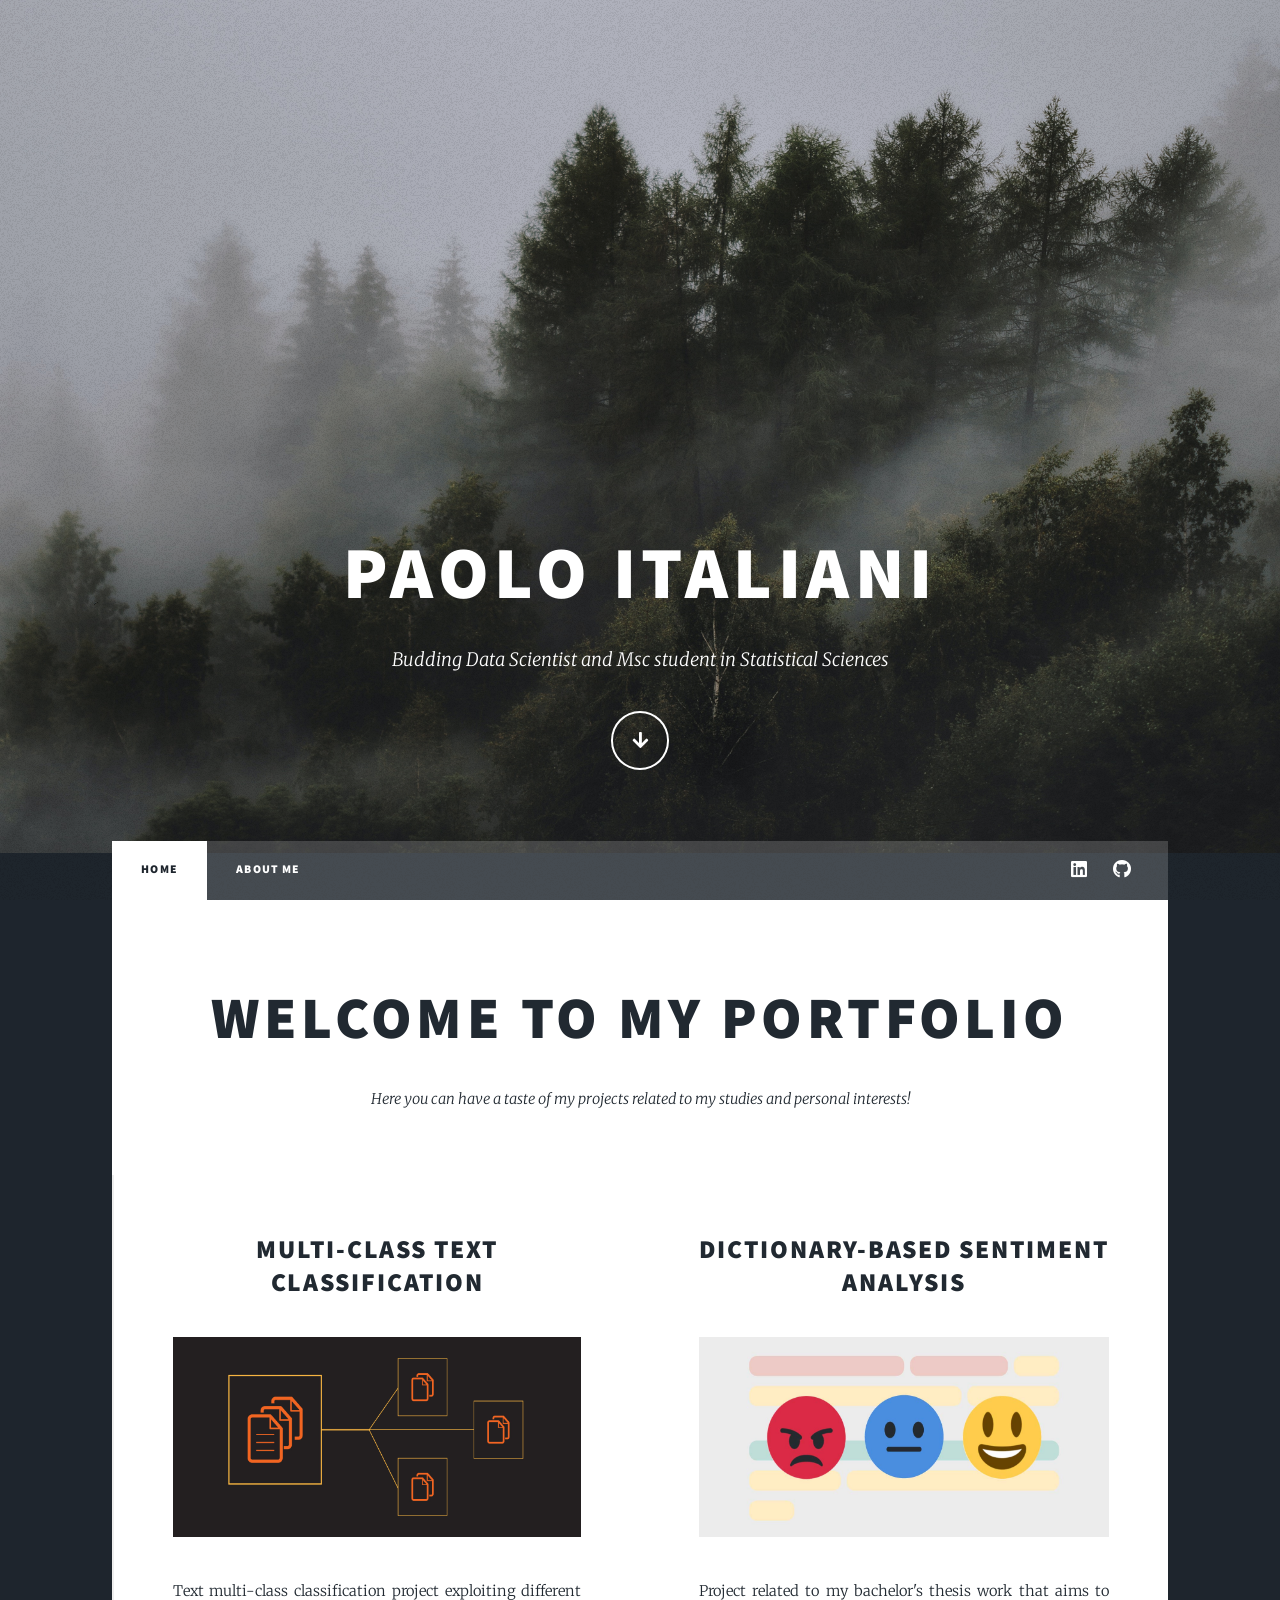
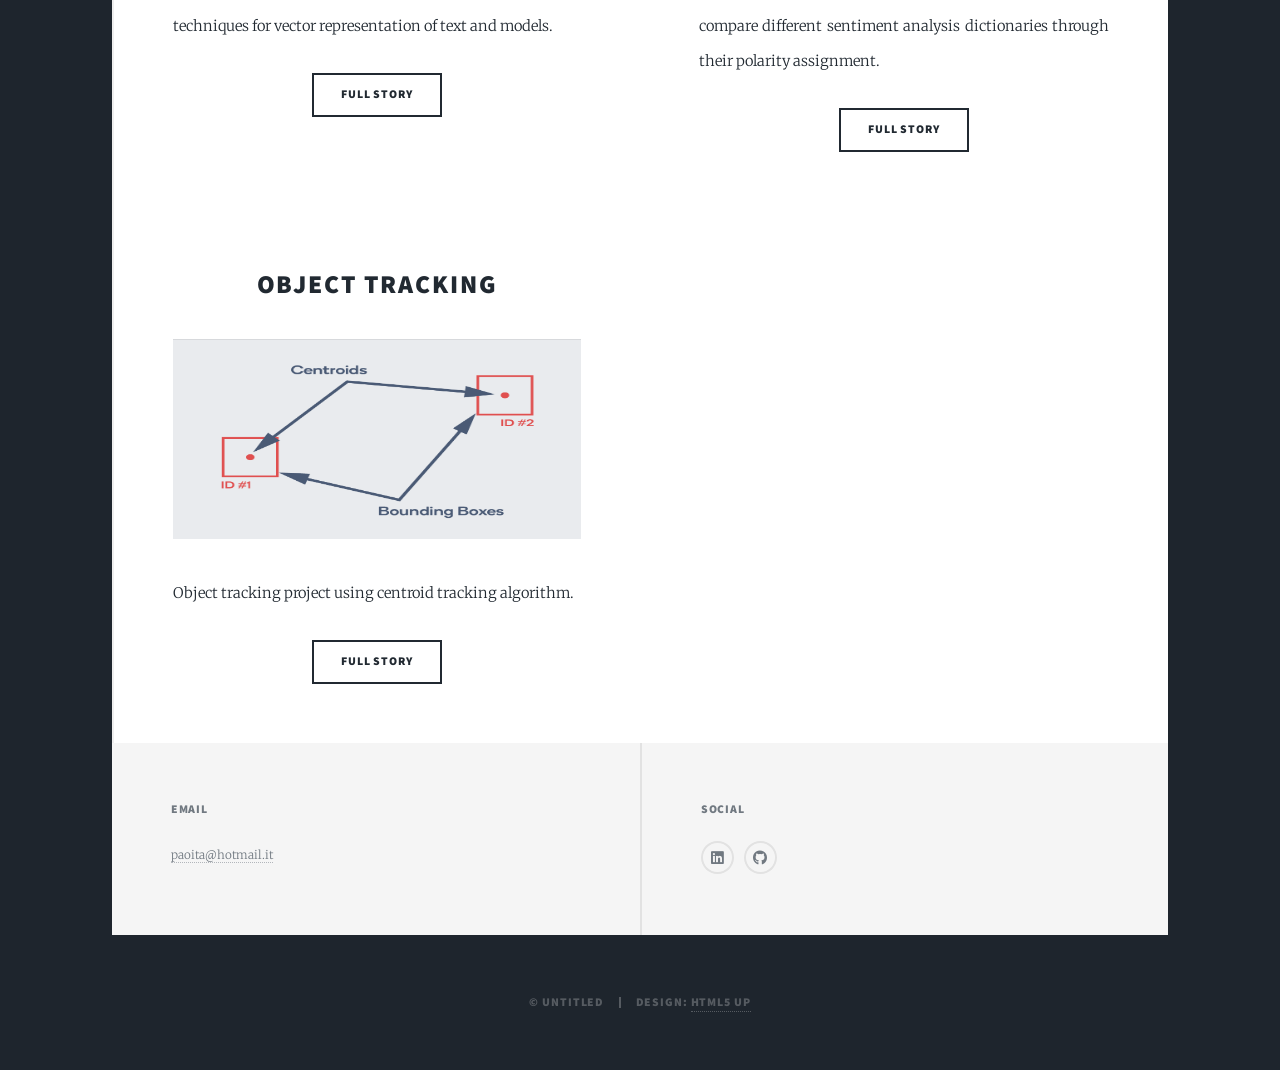
<file: index.html>
<!DOCTYPE HTML>
<!--
	Massively by HTML5 UP
	html5up.net | @ajlkn
	Free for personal and commercial use under the CCA 3.0 license (html5up.net/license)
-->
<html>
	<head>
		<title>Home</title>
		<meta charset="utf-8" />
		<meta name="viewport" content="width=device-width, initial-scale=1, user-scalable=no" />
		<link rel="stylesheet" href="assets/css/main.css" />
		<noscript><link rel="stylesheet" href="assets/css/noscript.css" /></noscript>
	</head>
	<body class="is-preload">

		<!-- Wrapper -->
			<div id="wrapper" class="fade-in">

				<!-- Intro -->
					<div id="intro">
						<h1>Paolo Italiani</h1>
						<p>Budding Data Scientist and Msc student in Statistical Sciences</p>
						<ul class="actions">
							<li><a href="#header" class="button icon solid solo fa-arrow-down scrolly">Continue</a></li>
						</ul>
					</div>

				

				<!-- Nav -->
					<nav id="nav">
						<ul class="links">
							<li class="active"><a href="index.html">home</a></li>
							<li><a href="about_me.html">about me</a></li>
						</ul>
						<ul class="icons">
							<li><a href="https://www.linkedin.com/in/paolo-italiani-957913203/" class="icon brands fa-linkedin"><span class="label">Linkedin</span></a></li>
							<li><a href="https://github.com/paoloitaliani" class="icon brands fa-github"><span class="label">GitHub</span></a></li>
						</ul>
					</nav>

				<!-- Main -->
				
					<div id="main">

						<!-- Featured Post -->
							<article class="post featured">
								<header class="major">
									<h2><a>Welcome to my portfolio</a></h2>
									<p>Here you can have a taste of my projects related to my studies and personal interests!<br />
									</p>
								</header>
								
							</article>

							
				

						<!-- Posts -->

						
							<section class="posts">
							
								<style>

									img {
										height: 200px; 
										
		
									}
								</style>

								<article>
									<header>
									
									
										
										<h2><a href="text_class.html">Multi-Class Text Classification<br />
										</a></h2>
									</header>
									<a href="text_class.html" class="image fit"><img src="images/Image1.jpg"  alt="" /></a>
									<p>Text multi-class classification project exploiting different techniques for vector representation of text and models.</p>
									<ul class="actions special">
										<li><a href="text_class.html" class="button">Full Story</a></li>
									</ul>
								</article>
								
								<article>
									<header>
										
										<h2><a href="sentanalysis.html">Dictionary-Based Sentiment Analysis</a></h2>
									</header>
									<a href="sentanalysis.html" class="image fit"><img src="images/image2.jpg"  alt="" /></a>
									<p>Project related to my bachelor's thesis work that aims to compare different sentiment analysis dictionaries through their polarity assignment.</p>
									<ul class="actions special">
										<li><a href="sentanalysis.html" class="button">Full Story</a></li>
									</ul>
								</article>
								
								<article>
									<header>
										
										<h2><a href="image_tracking.html">Object Tracking</a></h2>
									</header>
									<a href="image_tracking.html" class="image fit"><img src="images/img_track.png" alt="" /></a>
									<p>Object tracking project using centroid tracking algorithm.</p>
									<ul class="actions special">
										<li><a href="image_tracking.html" class="button">Full Story</a></li>
									</ul>
								</article>
								
							</section>

						

					</div>

				<!-- Footer -->
					<footer id="footer">
						
							
					
							<section>
								<h3>Email</h3>
								<p><a href="#">paoita@hotmail.it</a></p>
							</section>
							<section>
								<h3>Social</h3>
								<ul class="icons alt">
									<li><a href="https://www.linkedin.com/in/paolo-italiani-957913203/" class="icon brands alt fa-linkedin"><span class="label">Linkedin</span></a></li>
									<li><a href="https://github.com/paoloitaliani" class="icon brands alt fa-github"><span class="label">GitHub</span></a></li>
								</ul>
							</section>
						</section>
					</footer>

				<!-- Copyright -->
					<div id="copyright">
						<ul><li>&copy; Untitled</li><li>Design: <a href="https://html5up.net">HTML5 UP</a></li></ul>
					</div>

			</div>

		<!-- Scripts -->
			<script src="assets/js/jquery.min.js"></script>
			<script src="assets/js/jquery.scrollex.min.js"></script>
			<script src="assets/js/jquery.scrolly.min.js"></script>
			<script src="assets/js/browser.min.js"></script>
			<script src="assets/js/breakpoints.min.js"></script>
			<script src="assets/js/util.js"></script>
			<script src="assets/js/main.js"></script>

	</body>
</html>
</file>
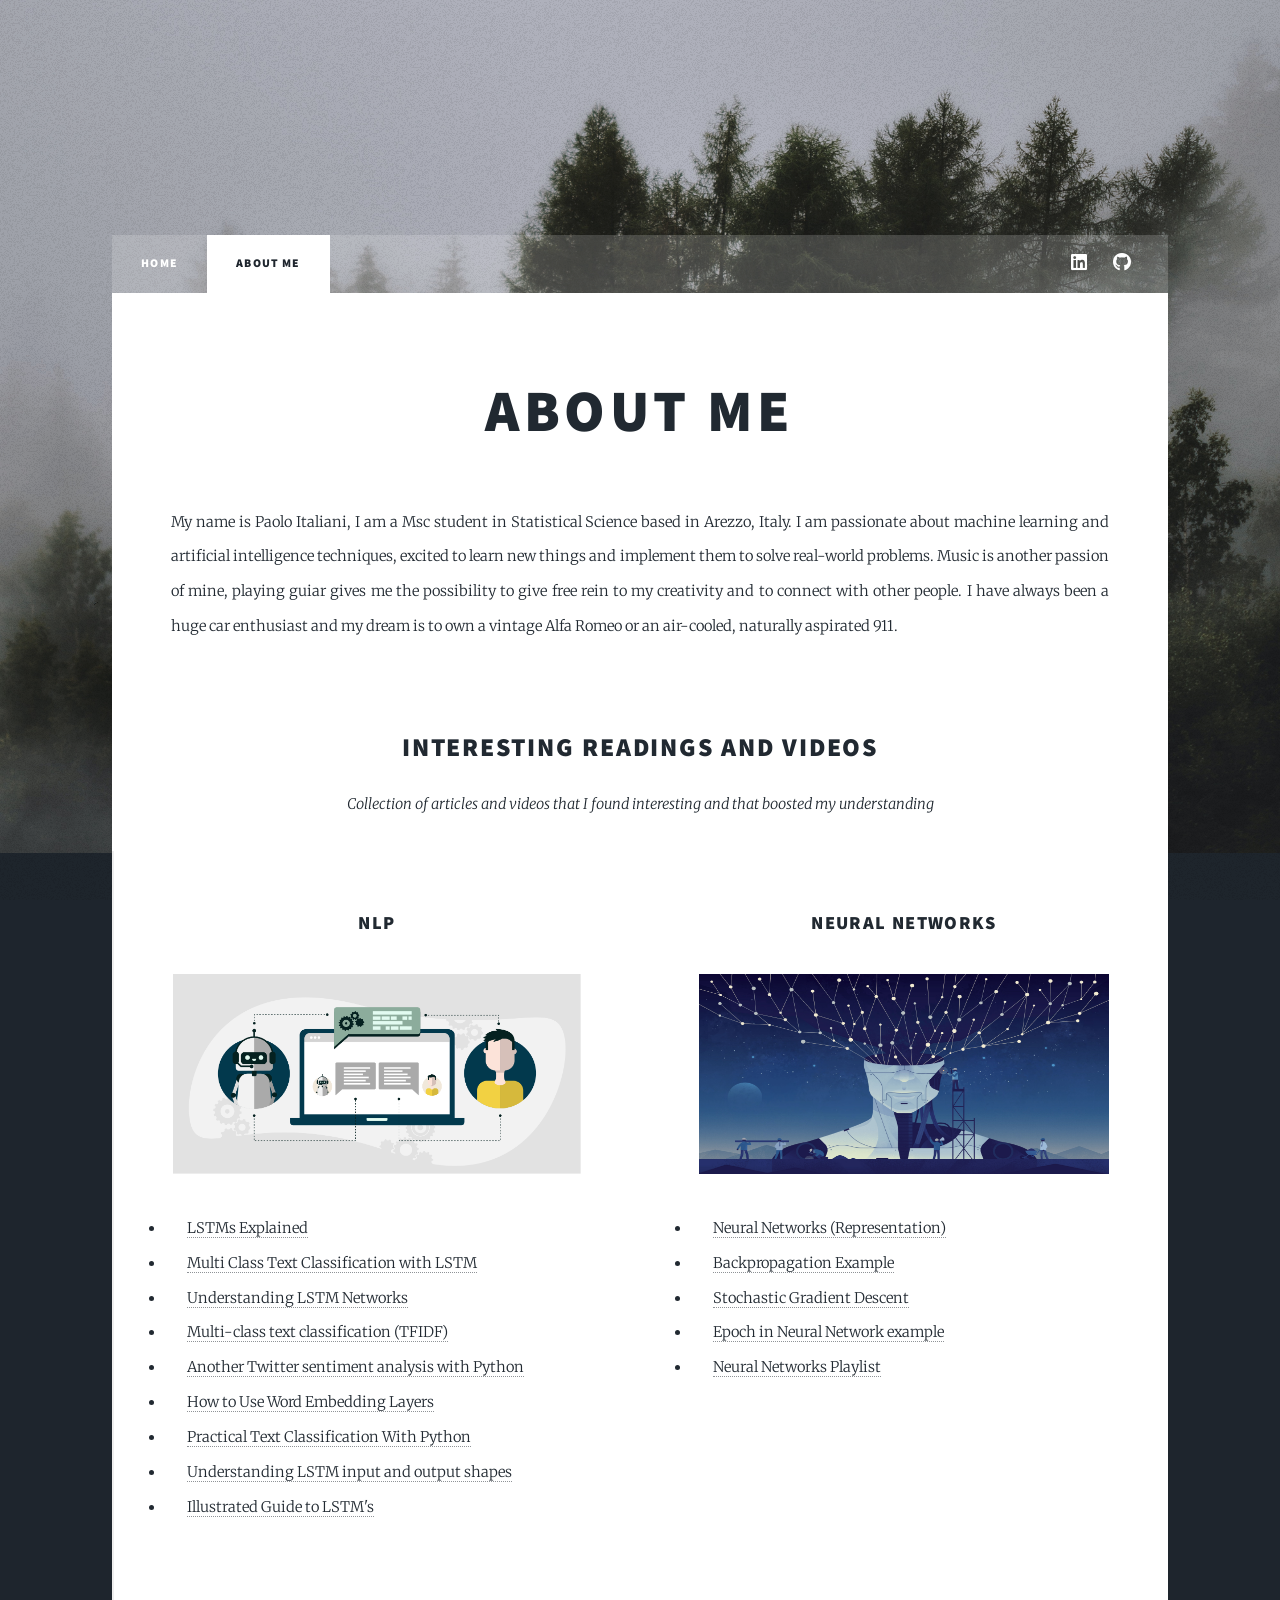
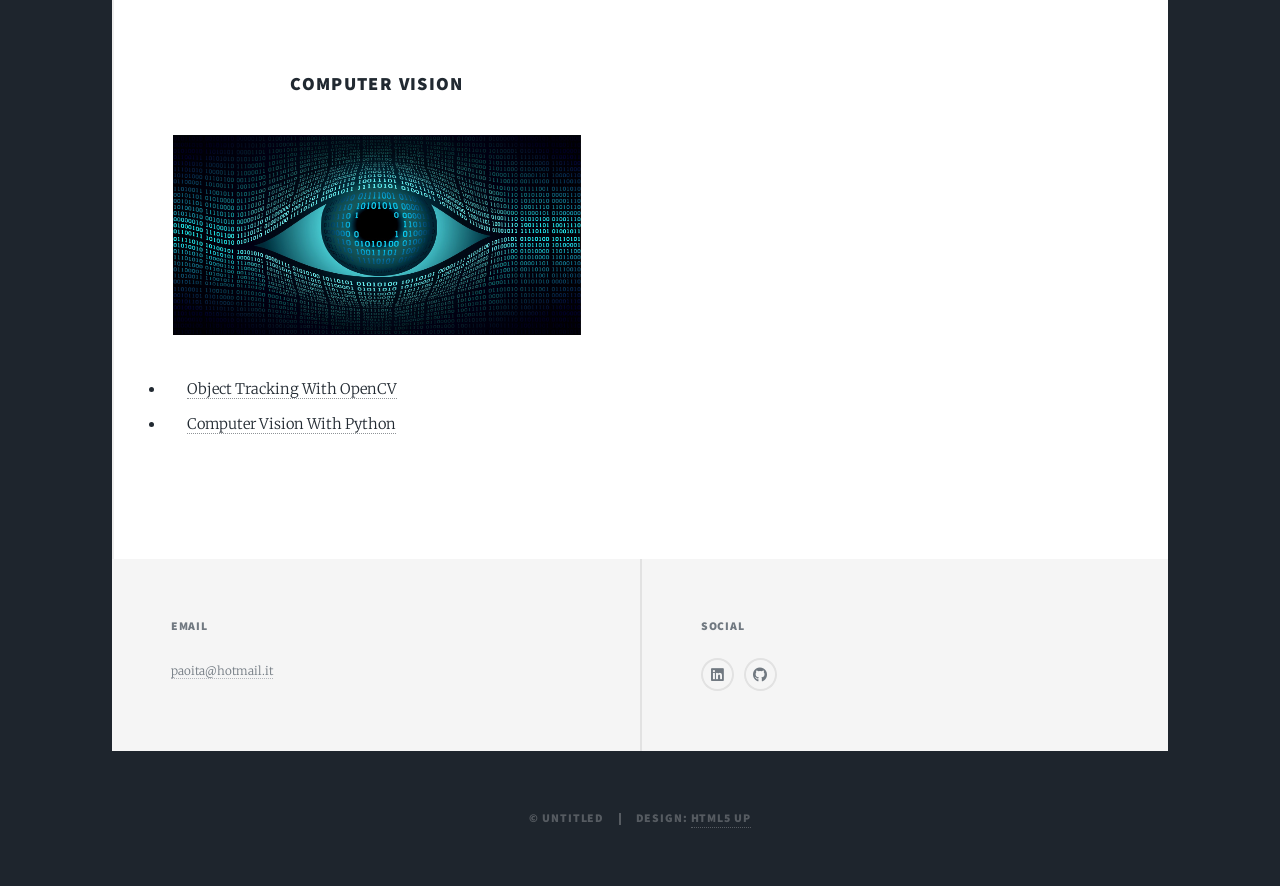
<file: about_me.html>
<!DOCTYPE HTML>
<html>
	<head>
		<title>About Me</title>
		<meta charset="utf-8" />
		<meta name="viewport" content="width=device-width, initial-scale=1, user-scalable=no" />
		<link rel="stylesheet" href="assets/css/main.css" />
		<noscript><link rel="stylesheet" href="assets/css/noscript.css" /></noscript>
	</head>
	<body class="is-preload">

		<!-- Wrapper -->
			<div id="wrapper">

				<!-- Header -->
					<header id="header">
						
					</header>

				<!-- Nav -->
					<nav id="nav">
						<ul class="links">
							<li><a href="index.html">home</a></li>
							<li  class="active"><a href="about_me.html">about me</a></li>
						</ul>
						<ul class="icons">
							<li><a href="https://www.linkedin.com/in/paolo-italiani-957913203/" class="icon brands fa-linkedin"><span class="label">Linkedin</span></a></li>
							<li><a href="https://github.com/paoloitaliani" class="icon brands fa-github"><span class="label">GitHub</span></a></li>
						</ul>
					</nav>

				<!-- Main -->
					<div id="main">

						<!-- Post -->
							<section class="post">
								<header class="major">
									
									<h2>About me</h2>
                                </header>

                                
                                <style>
                                    .img-container {
                                      text-align: center;
                                    }
                                </style>
                                <p>My name is Paolo Italiani, I am a Msc student in Statistical Science based in Arezzo, Italy. I am passionate about machine learning and artificial intelligence techniques, excited to learn new things and implement them to solve real-world problems. Music is another passion of mine,  playing guiar gives me the possibility to give free rein to my creativity and to connect with other people. I have always been a huge car enthusiast  and my dream is to own a vintage Alfa Romeo or an air-cooled, naturally aspirated 911.</p>
                                
                                
                                
                           </section>

                          

                           <header class="major">
									
                             <h2>interesting readings and videos</h2>
                             <p>Collection of articles and videos that I found interesting and that boosted my understanding</p>
                           </header>

					
						    <section class="posts">
                                
							
								<style>

									img {
										height: 200px; 
										
		
									}
								</style>

								<article>
									<header>
									
									
										
										<h3><a href="text_class.html">NLP<br />
										</a></h3>
									</header>
                                    <a href="#" class="image fit"><img src="images/NLP.png"  alt="" /></a>
                                    <div class="row">
                                        <div class="col-1-medium">
    
                                            
                                            <ul class="row">
                                                <li> <a href="https://medium.com/analytics-vidhya/lstms-explained-a-complete-technically-accurate-conceptual-guide-with-keras-2a650327e8f2">LSTMs Explained</a> </li>
                                                <li> <a href="https://towardsdatascience.com/multi-class-text-classification-with-lstm-using-tensorflow-2-0-d88627c10a35">Multi Class Text Classification with LSTM</a> </li>
                                                <li> <a href="http://colah.github.io/posts/2015-08-Understanding-LSTMs/">Understanding LSTM Networks</a> </li>
                                                <li> <a href="https://www.kaggle.com/selener/multi-class-text-classification-tfidf">Multi-class text classification (TFIDF)</a> </li>
                                                <li> <a href="https://towardsdatascience.com/another-twitter-sentiment-analysis-with-python-part-9-neural-networks-with-tfidf-vectors-using-d0b4af6be6d7">Another Twitter sentiment analysis with Python</a> </li>
                                                <li> <a href="https://machinelearningmastery.com/use-word-embedding-layers-deep-learning-keras/">How to Use Word Embedding Layers</a> </li>
                                                <li> <a href="https://realpython.com/python-keras-text-classification/#what-is-a-word-embedding">Practical Text Classification With Python</a> </li>
                                                <li> <a href="https://www.youtube.com/watch?v=CcGf_Uo7NMw&list=LL&index=3&t=596s">Understanding LSTM input and output shapes</a> </li>
                                                <li> <a href="https://www.youtube.com/watch?v=8HyCNIVRbSU">Illustrated Guide to LSTM's</a> </li>
                                                
                                            </ul>
                                        </div>
                                    </div>  
									<ul class="actions special">
                                    </ul>
                                    
                                </article>
                                

                                
                               
								<article>
                                    

                                    <section class="post">
                                        
									<header>
										
										<h3><a href="#">neural networks</a></h3>
									</header>
                                    <a href="#" class="image fit"><img src="images/Neural_Networks.jpg"  alt="" /></a>
                                    <div class="row">
                                        <div class="col-1-medium">
    
                                            
                                            <ul class="row">
                                                <li> <a href="https://www.ritchieng.com/neural-networks-representation/">Neural Networks (Representation)</a> </li>
                                                <li> <a href="https://mattmazur.com/2015/03/17/a-step-by-step-backpropagation-example/">Backpropagation Example</a> </li>
                                                <li> <a href="https://www.youtube.com/watch?v=vMh0zPT0tLI&list=LL&index=5">Stochastic Gradient Descent</a> </li>
                                                <li> <a href="https://www.youtube.com/watch?v=N7_wT3y_8e4&list=LL&index=7">Epoch in Neural Network example</a> </li>


                                                <li> <a href="https://www.youtube.com/playlist?list=PLZHQObOWTQDNU6R1_67000Dx_ZCJB-3pi">Neural Networks Playlist</a></li>


                                            </ul>
                                        </div>
                                    </div>
									<ul class="actions special">
									</ul>
                                </article>
                                
                                <article>
                                    

                                    <section class="post">
                                        
									<header>
										
										<h3><a href="#">Computer Vision</a></h3>
									</header>
                                    <a href="#" class="image fit"><img src="images/Comp_Vision.jpg"  alt="" /></a>
                                    <div class="row">
                                        <div class="col-1-medium">
    
                                            
                                            <ul class="row">
                                                <li> <a href="https://www.pyimagesearch.com/2018/07/23/simple-object-tracking-with-opencv/">Object Tracking With OpenCV</a> </li>
                                                <li> <a href="https://www.youtube.com/playlist?list=PLWw98q-Xe7iH8UHARl8RGk8MRj1raY4Eh">Computer Vision With Python</a> </li>




                                            </ul>
                                        </div>
                                    </div>
									<ul class="actions special">
									</ul>
								</article>
								
							</section>

						

					
                    </div>
                    
                

				<!-- Footer -->
                <footer id="footer">
						
							
					
                    <section>
                        <h3>Email</h3>
                        <p><a href="#">paoita@hotmail.it</a></p>
                    </section>
                    <section>
                        <h3>Social</h3>
                        <ul class="icons alt">
                            <li><a href="https://www.linkedin.com/in/paolo-italiani-957913203/" class="icon brands alt fa-linkedin"><span class="label">Linkedin</span></a></li>
                            <li><a href="https://github.com/paoloitaliani" class="icon brands alt fa-github"><span class="label">GitHub</span></a></li>
                        </ul>
                    </section>
                </section>
            </footer>

        <!-- Copyright -->
            <div id="copyright">
                <ul><li>&copy; Untitled</li><li>Design: <a href="https://html5up.net">HTML5 UP</a></li></ul>
            </div>

    </div>

<!-- Scripts -->
    <script src="assets/js/jquery.min.js"></script>
    <script src="assets/js/jquery.scrollex.min.js"></script>
    <script src="assets/js/jquery.scrolly.min.js"></script>
    <script src="assets/js/browser.min.js"></script>
    <script src="assets/js/breakpoints.min.js"></script>
    <script src="assets/js/util.js"></script>
    <script src="assets/js/main.js"></script>
	</body>
</html>
</file>
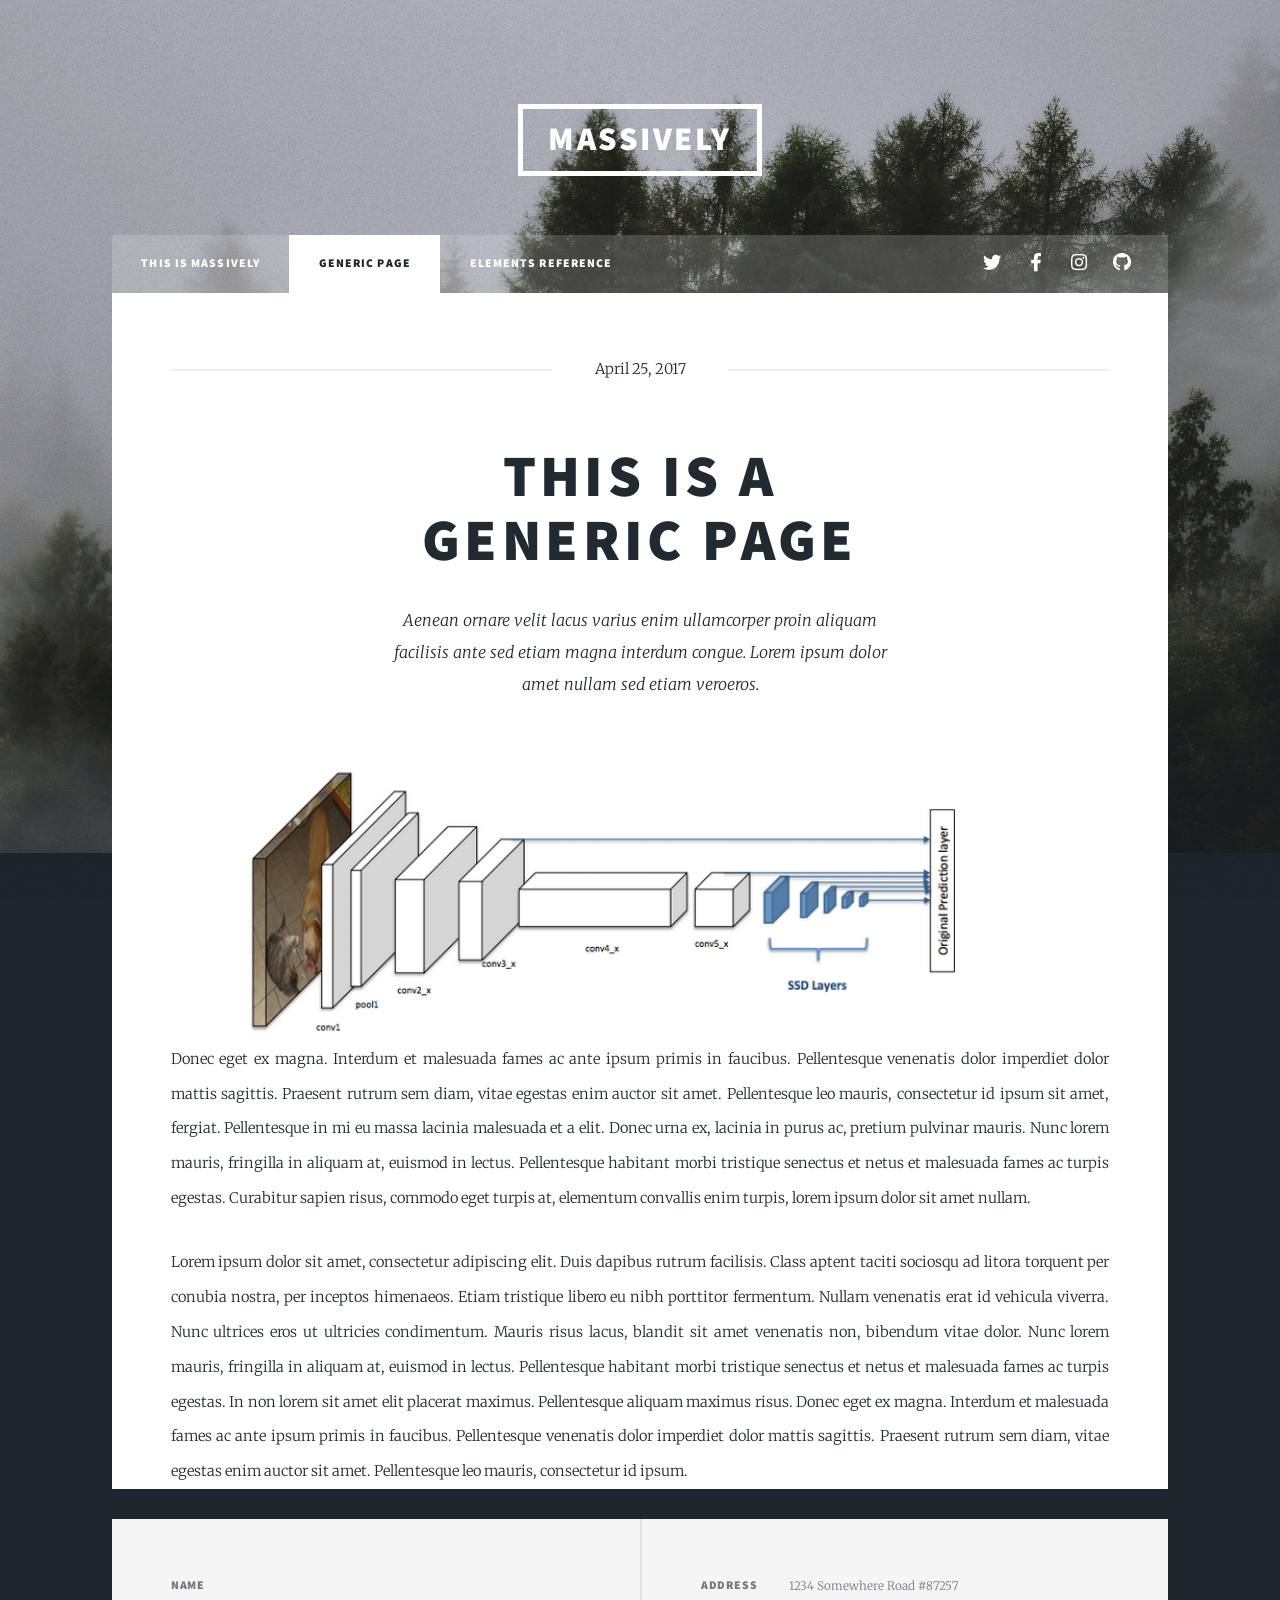
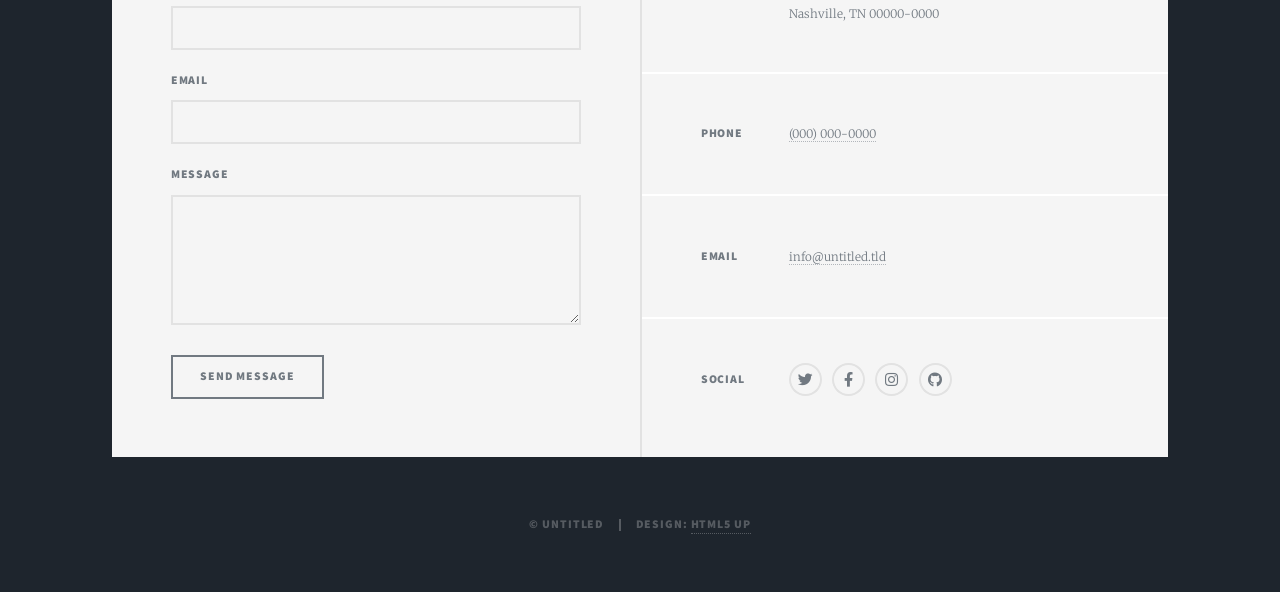
<file: generic.html>
<!DOCTYPE HTML>
<!--
	Massively by HTML5 UP
	html5up.net | @ajlkn
	Free for personal and commercial use under the CCA 3.0 license (html5up.net/license)
-->
<html>
	<head>
		<title>Generic Page - Massively by HTML5 UP</title>
		<meta charset="utf-8" />
		<meta name="viewport" content="width=device-width, initial-scale=1, user-scalable=no" />
		<link rel="stylesheet" href="assets/css/main.css" />
		<noscript><link rel="stylesheet" href="assets/css/noscript.css" /></noscript>
	</head>
	<body class="is-preload">

		<!-- Wrapper -->
			<div id="wrapper">

				<!-- Header -->
					<header id="header">
						<a href="index.html" class="logo">Massively</a>
					</header>

				<!-- Nav -->
					<nav id="nav">
						<ul class="links">
							<li><a href="index.html">This is Massively</a></li>
							<li class="active"><a href="generic.html">Generic Page</a></li>
							<li><a href="elements.html">Elements Reference</a></li>
						</ul>
						<ul class="icons">
							<li><a href="#" class="icon brands fa-twitter"><span class="label">Twitter</span></a></li>
							<li><a href="#" class="icon brands fa-facebook-f"><span class="label">Facebook</span></a></li>
							<li><a href="#" class="icon brands fa-instagram"><span class="label">Instagram</span></a></li>
							<li><a href="#" class="icon brands fa-github"><span class="label">GitHub</span></a></li>
						</ul>
					</nav>

				<!-- Main -->
					<div id="main">

						<!-- Post -->
							<section class="post">
								<header class="major">
									<span class="date">April 25, 2017</span>
									<h1>This is a<br />
									Generic Page</h1>
									<p>Aenean ornare velit lacus varius enim ullamcorper proin aliquam<br />
									facilisis ante sed etiam magna interdum congue. Lorem ipsum dolor<br />
									amet nullam sed etiam veroeros.</p>
								</header>
								<div class="image main"><img src="images/Object_tracker/Image1.png" alt="" /></div>
								<p>Donec eget ex magna. Interdum et malesuada fames ac ante ipsum primis in faucibus. Pellentesque venenatis dolor imperdiet dolor mattis sagittis. Praesent rutrum sem diam, vitae egestas enim auctor sit amet. Pellentesque leo mauris, consectetur id ipsum sit amet, fergiat. Pellentesque in mi eu massa lacinia malesuada et a elit. Donec urna ex, lacinia in purus ac, pretium pulvinar mauris. Nunc lorem mauris, fringilla in aliquam at, euismod in lectus. Pellentesque habitant morbi tristique senectus et netus et malesuada fames ac turpis egestas. Curabitur sapien risus, commodo eget turpis at, elementum convallis enim turpis, lorem ipsum dolor sit amet nullam.</p>
								<p>Lorem ipsum dolor sit amet, consectetur adipiscing elit. Duis dapibus rutrum facilisis. Class aptent taciti sociosqu ad litora torquent per conubia nostra, per inceptos himenaeos. Etiam tristique libero eu nibh porttitor fermentum. Nullam venenatis erat id vehicula viverra. Nunc ultrices eros ut ultricies condimentum. Mauris risus lacus, blandit sit amet venenatis non, bibendum vitae dolor. Nunc lorem mauris, fringilla in aliquam at, euismod in lectus. Pellentesque habitant morbi tristique senectus et netus et malesuada fames ac turpis egestas. In non lorem sit amet elit placerat maximus. Pellentesque aliquam maximus risus. Donec eget ex magna. Interdum et malesuada fames ac ante ipsum primis in faucibus. Pellentesque venenatis dolor imperdiet dolor mattis sagittis. Praesent rutrum sem diam, vitae egestas enim auctor sit amet. Pellentesque leo mauris, consectetur id ipsum.</p>
							</section>

					</div>

				<!-- Footer -->
					<footer id="footer">
						<section>
							<form method="post" action="#">
								<div class="fields">
									<div class="field">
										<label for="name">Name</label>
										<input type="text" name="name" id="name" />
									</div>
									<div class="field">
										<label for="email">Email</label>
										<input type="text" name="email" id="email" />
									</div>
									<div class="field">
										<label for="message">Message</label>
										<textarea name="message" id="message" rows="3"></textarea>
									</div>
								</div>
								<ul class="actions">
									<li><input type="submit" value="Send Message" /></li>
								</ul>
							</form>
						</section>
						<section class="split contact">
							<section class="alt">
								<h3>Address</h3>
								<p>1234 Somewhere Road #87257<br />
								Nashville, TN 00000-0000</p>
							</section>
							<section>
								<h3>Phone</h3>
								<p><a href="#">(000) 000-0000</a></p>
							</section>
							<section>
								<h3>Email</h3>
								<p><a href="#">info@untitled.tld</a></p>
							</section>
							<section>
								<h3>Social</h3>
								<ul class="icons alt">
									<li><a href="#" class="icon brands alt fa-twitter"><span class="label">Twitter</span></a></li>
									<li><a href="#" class="icon brands alt fa-facebook-f"><span class="label">Facebook</span></a></li>
									<li><a href="#" class="icon brands alt fa-instagram"><span class="label">Instagram</span></a></li>
									<li><a href="#" class="icon brands alt fa-github"><span class="label">GitHub</span></a></li>
								</ul>
							</section>
						</section>
					</footer>

				<!-- Copyright -->
					<div id="copyright">
						<ul><li>&copy; Untitled</li><li>Design: <a href="https://html5up.net">HTML5 UP</a></li></ul>
					</div>

			</div>

		<!-- Scripts -->
			<script src="assets/js/jquery.min.js"></script>
			<script src="assets/js/jquery.scrollex.min.js"></script>
			<script src="assets/js/jquery.scrolly.min.js"></script>
			<script src="assets/js/browser.min.js"></script>
			<script src="assets/js/breakpoints.min.js"></script>
			<script src="assets/js/util.js"></script>
			<script src="assets/js/main.js"></script>

	</body>
</html>
</file>
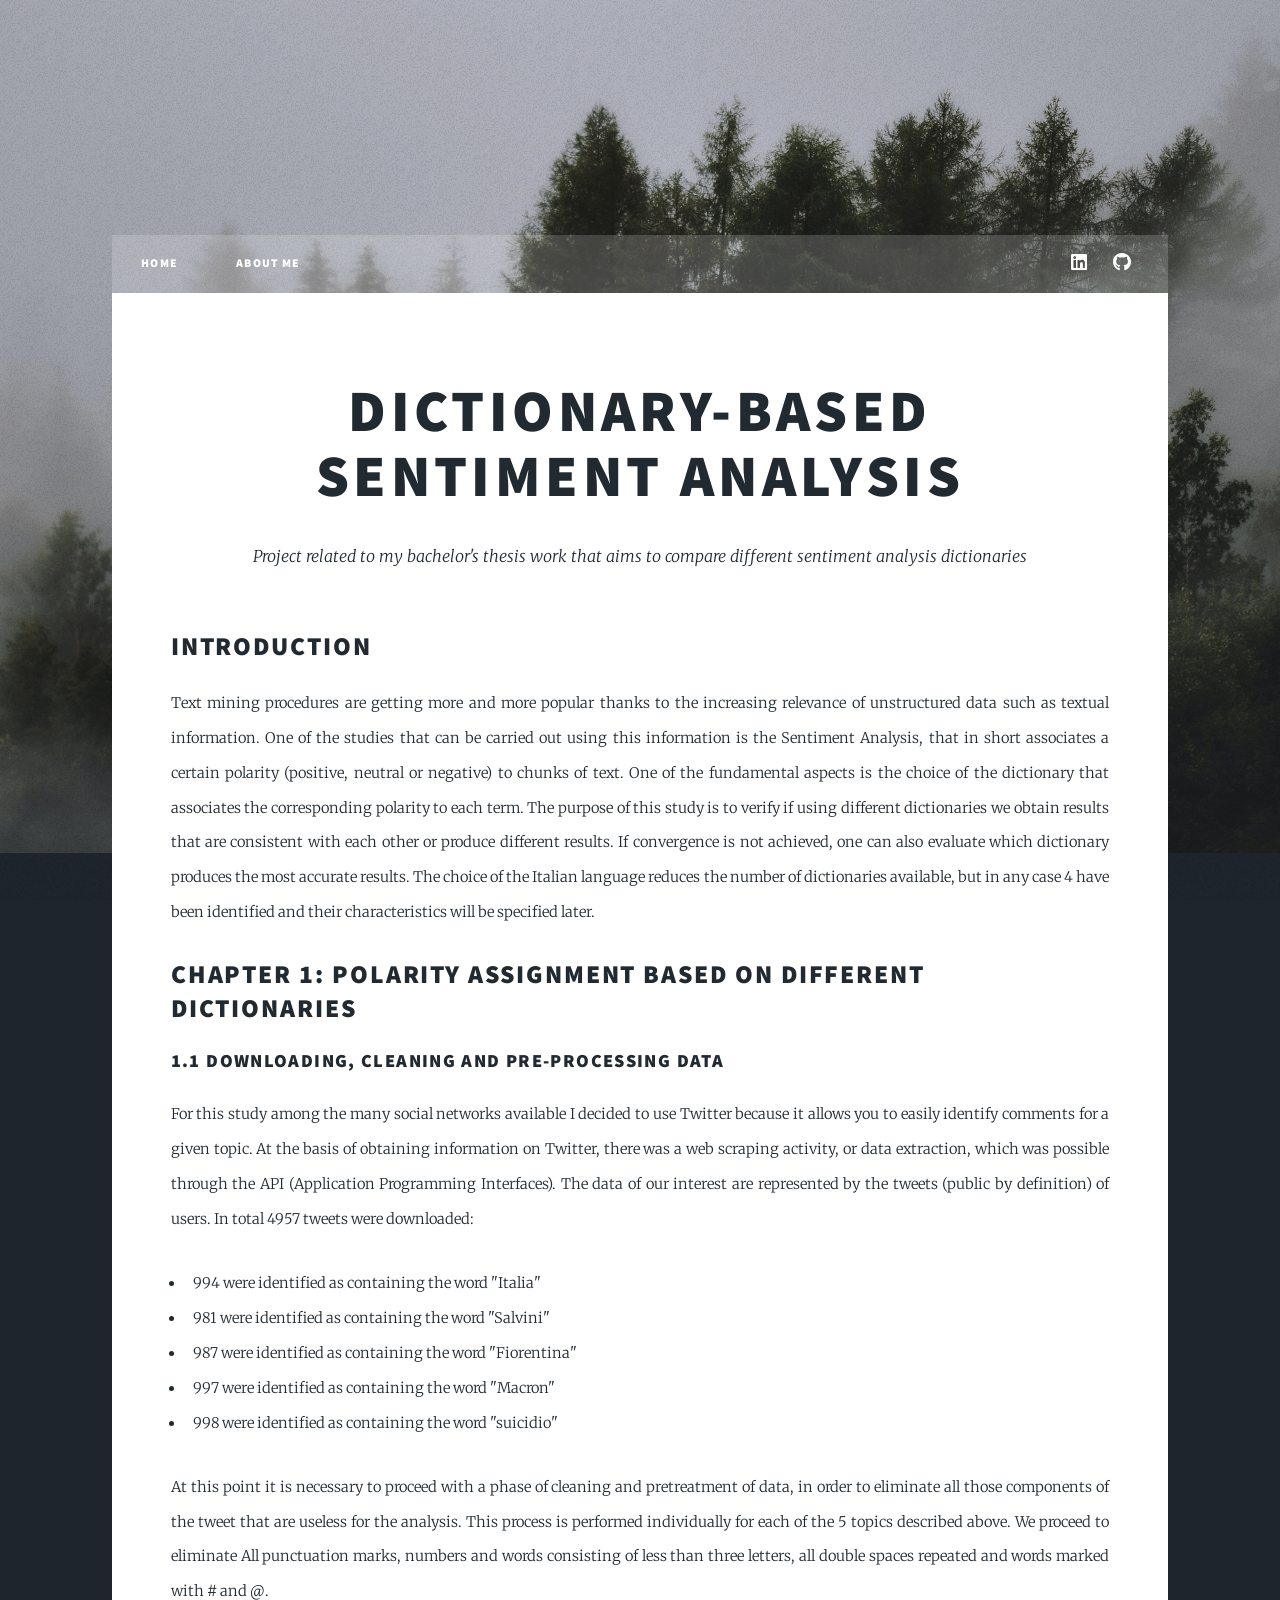
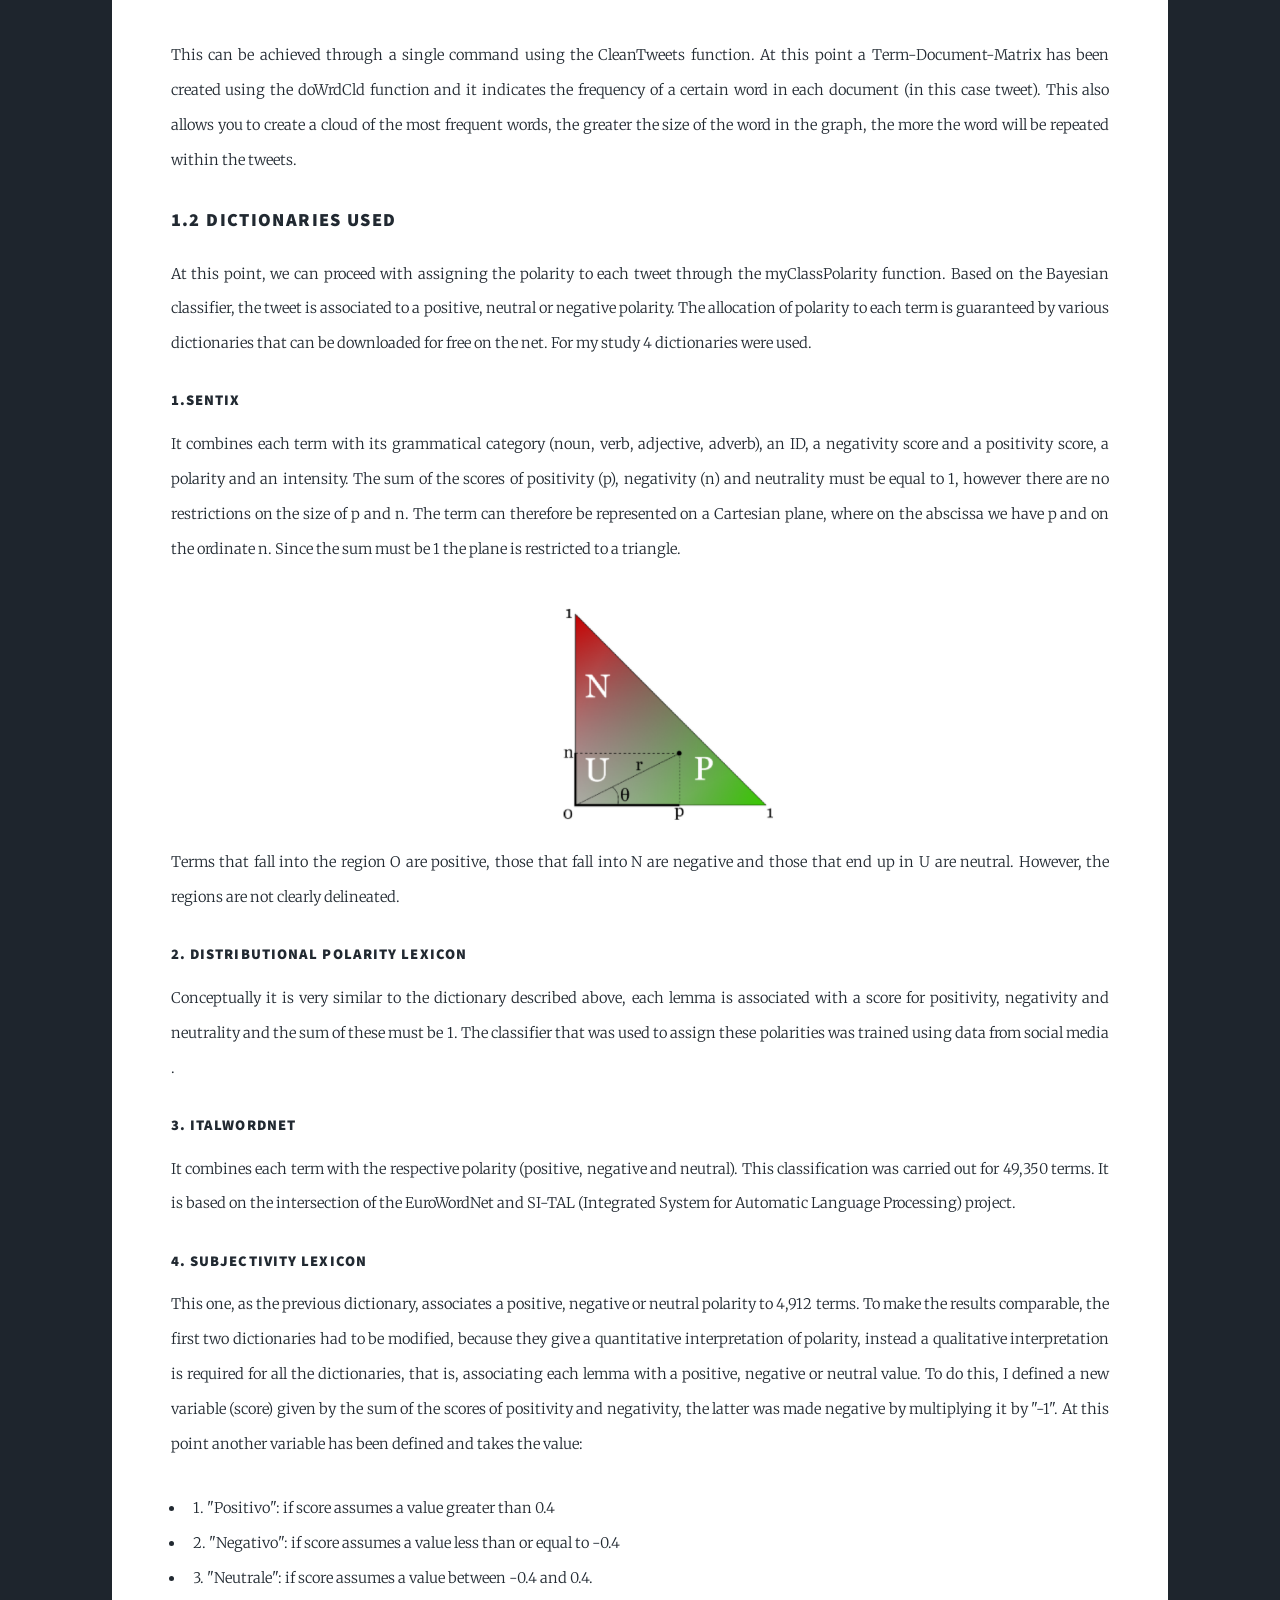
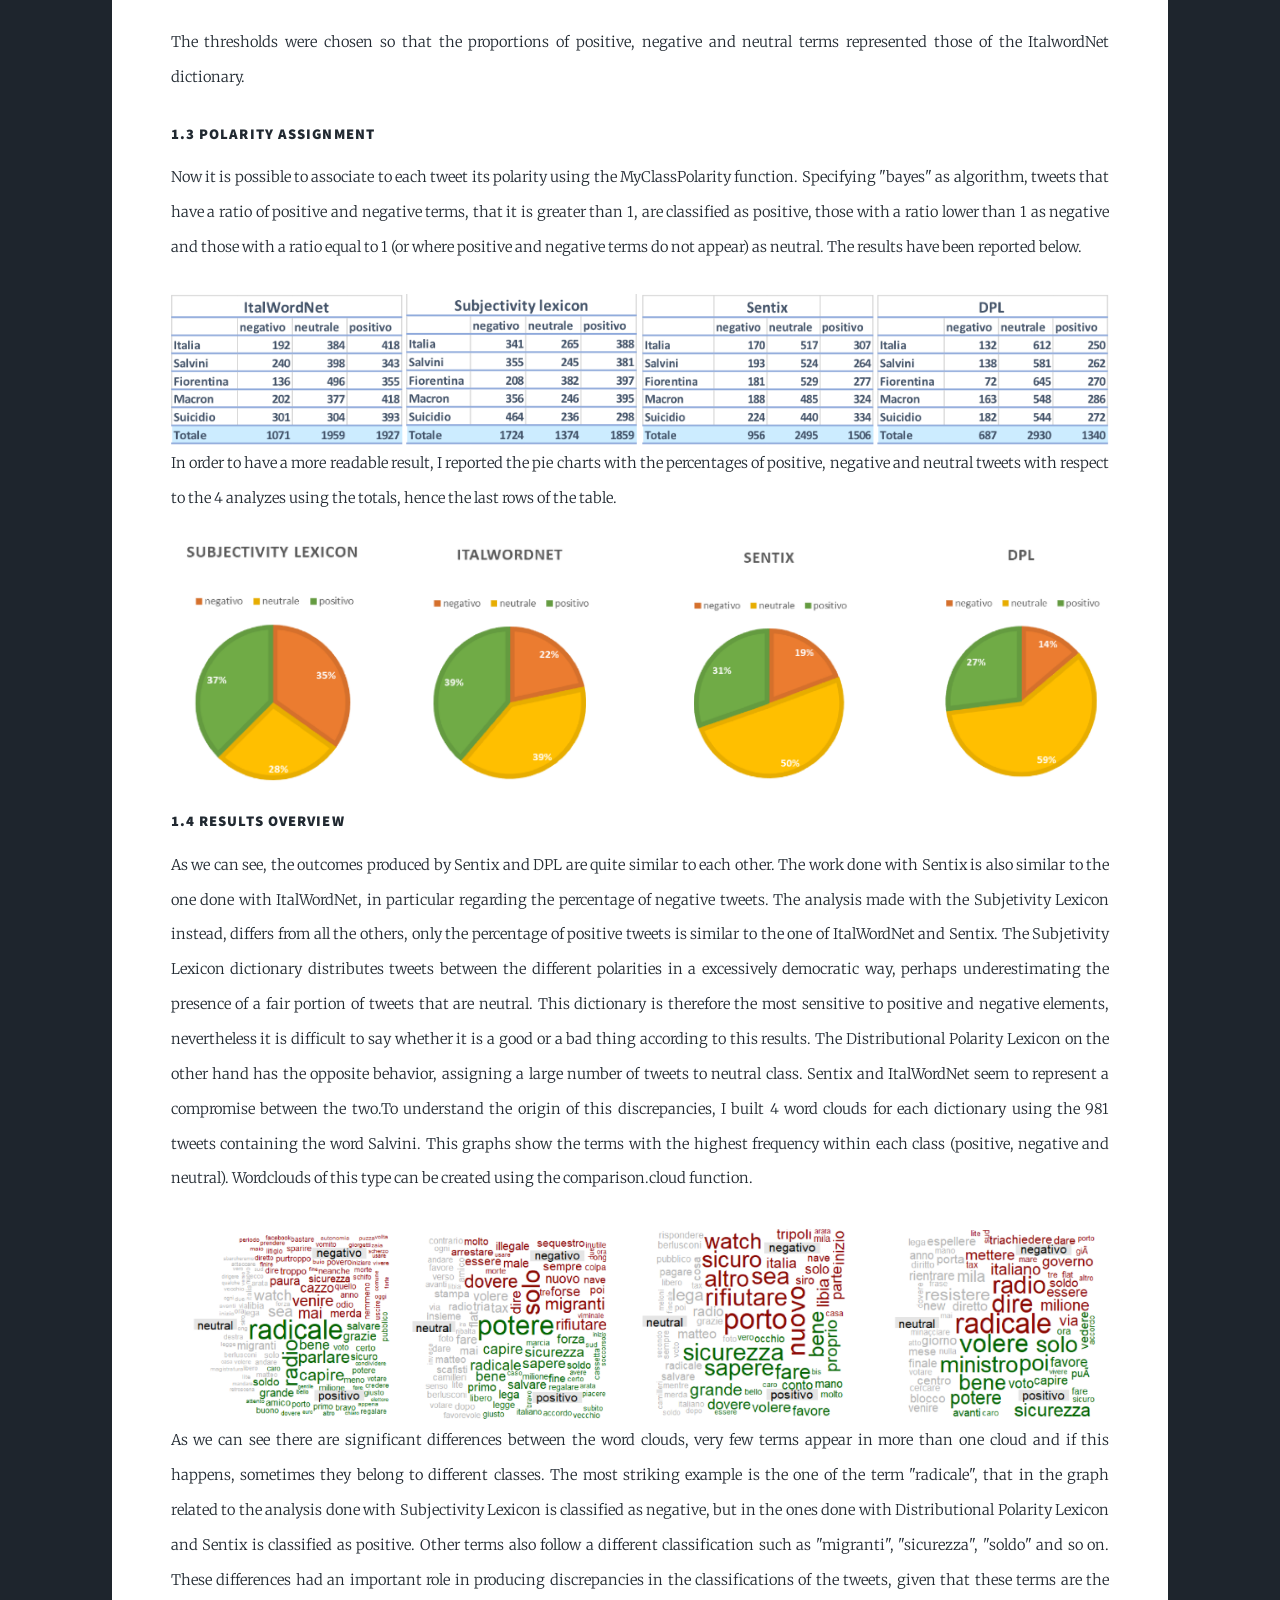
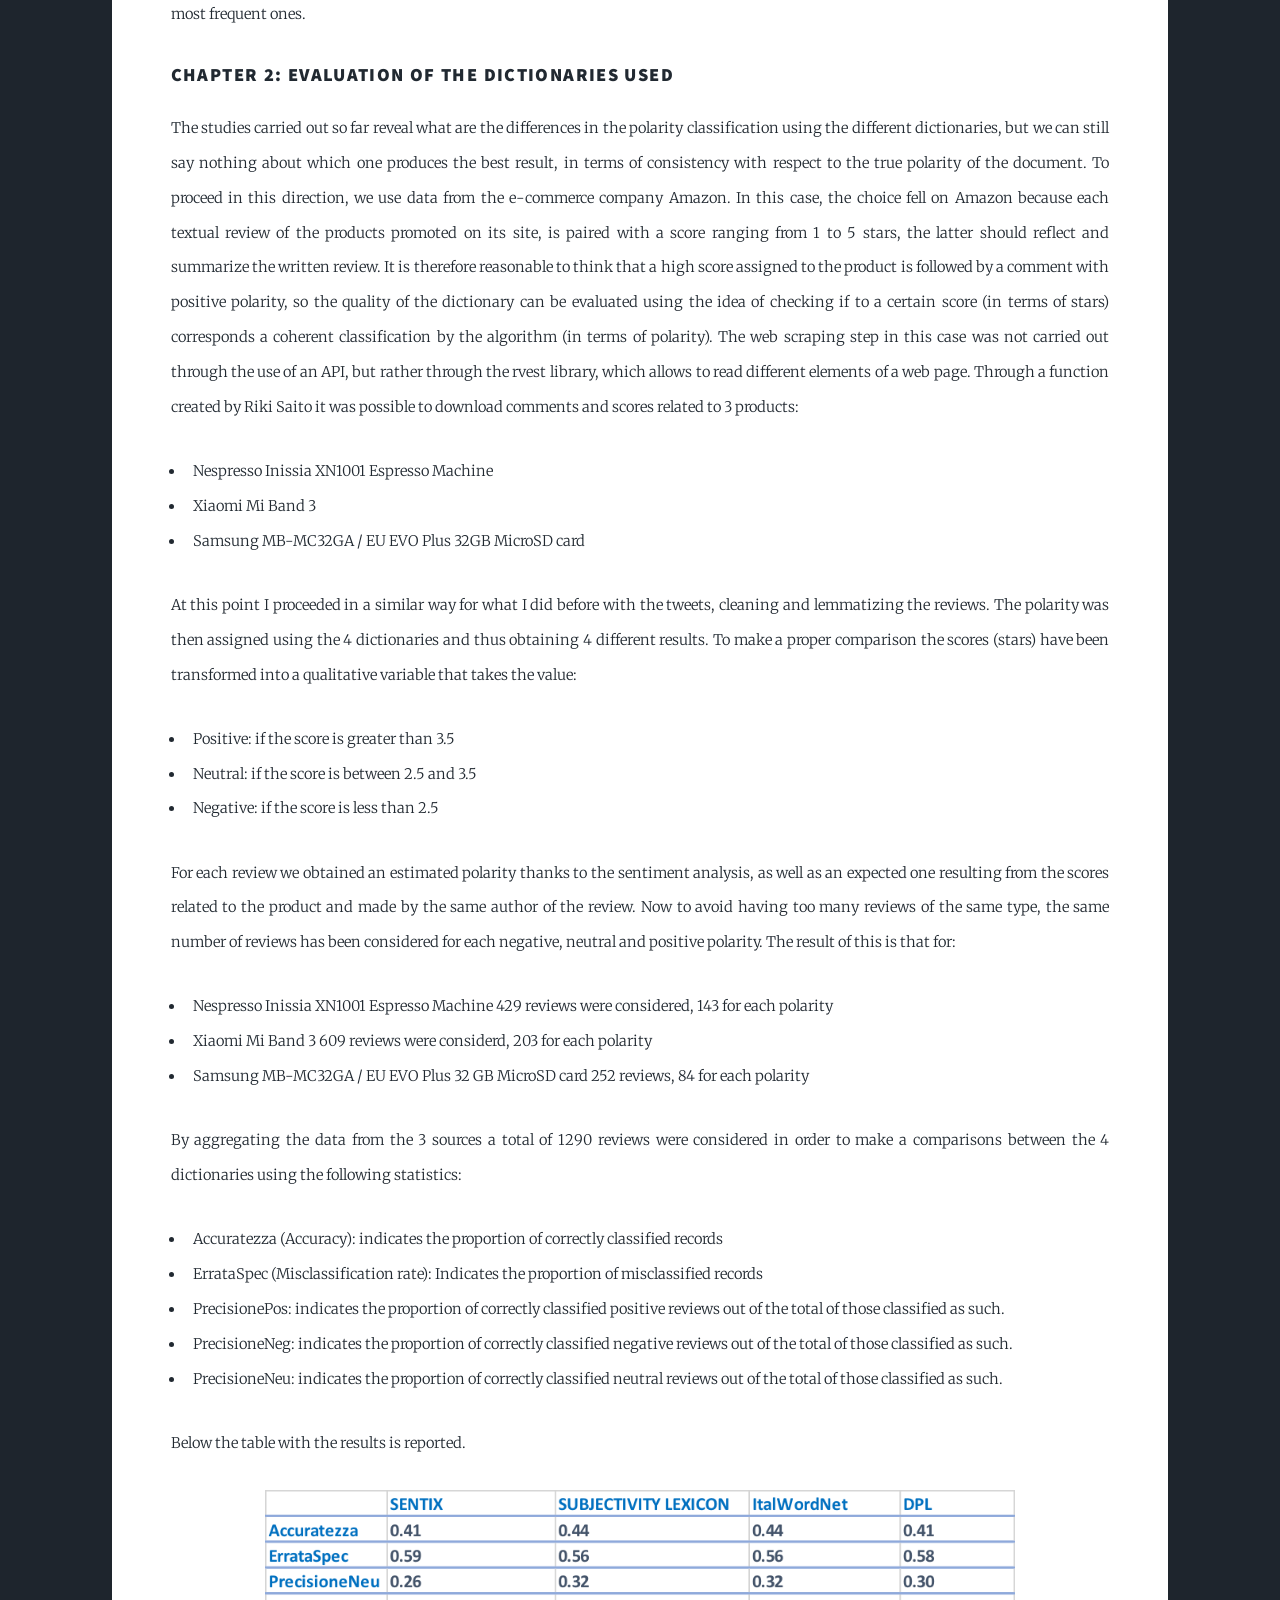
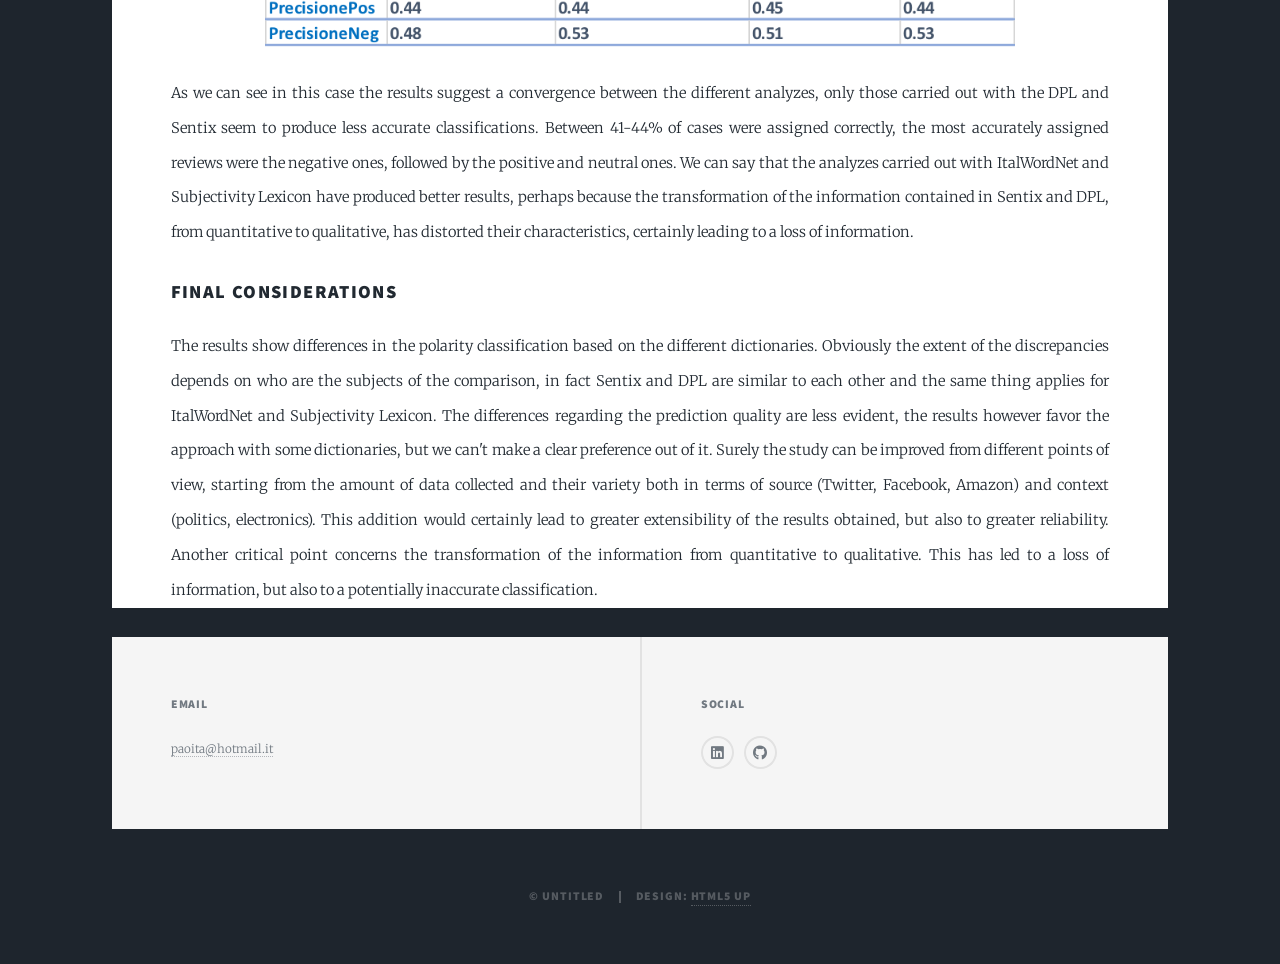
<file: sentanalysis.html>
<!DOCTYPE HTML>
<html>
	<head>
		<title>Project</title>
		<meta charset="utf-8" />
		<meta name="viewport" content="width=device-width, initial-scale=1, user-scalable=no" />
		<link rel="stylesheet" href="assets/css/main.css" />
		<noscript><link rel="stylesheet" href="assets/css/noscript.css" /></noscript>
	</head>
	<body class="is-preload">

		<!-- Wrapper -->
			<div id="wrapper">

				<!-- Header -->
					<header id="header">
						
					</header>

				<!-- Nav -->
					<nav id="nav">
						<ul class="links">
							<li><a href="index.html">home</a></li>
							<li ><a href="about_me.html">about me</a></li>
						</ul>
						<ul class="icons">
							<li><a href="https://www.linkedin.com/in/paolo-italiani-957913203/" class="icon brands fa-linkedin"><span class="label">Linkedin</span></a></li>
							<li><a href="https://github.com/paoloitaliani" class="icon brands fa-github"><span class="label">GitHub</span></a></li>
						</ul>
					</nav>

				<!-- Main -->
					<div id="main">

						<!-- Post -->
							<section class="post">
								<header class="major">
									
									<h1>DICTIONARY-BASED SENTIMENT ANALYSIS</h1>
                                    <p>Project related to my bachelor's thesis work that aims to compare different sentiment analysis dictionaries</p>
                                    
                                </header>
                                <style>
                                    .img-container {
                                      width: 100%;
                                      height: auto;
                                      text-align: center;
                                    }
                                </style>
                                <h2>Introduction</h2>
                                <p>Text mining procedures are getting more and more popular thanks to the increasing relevance of unstructured data such as textual information. One of the studies that can be carried out using this information is the Sentiment Analysis, that in short associates a certain polarity (positive, neutral or negative) to chunks of text. One of the fundamental aspects is the choice of the dictionary that associates the corresponding polarity to each term. The purpose of this study is to verify if using different dictionaries we obtain results that are consistent with each other or produce different results. If convergence is not achieved, one can also evaluate which dictionary produces the most accurate results. The choice of the Italian language reduces the number of dictionaries available, but in any case 4 have been identified and their characteristics will be specified later.</p>
                                <h2>Chapter 1: Polarity Assignment Based on Different Dictionaries</h2>
                                <h3>1.1 Downloading, cleaning and pre-processing data</h3>
                                <p>For this study among the many social networks available I decided to use Twitter because it allows you to easily identify comments for a given topic. At the basis of obtaining information on Twitter, there was a web scraping activity, or data extraction, which was possible through the API (Application Programming Interfaces). The data of our interest are represented by the tweets (public by definition) of users. In total 4957 tweets were downloaded:
                                </p>
                                <div class="row">
                                    <div class="col-6 col-12-small">

                                        
                                        <ul>
                                            <li> 994 were identified as containing the word "Italia"</li>
                                            <li>981 were identified as containing the word "Salvini"</li>
                                            <li>987 were identified as containing the word "Fiorentina"</li>
                                            <li>997 were identified as containing the word "Macron"</li>
                                            <li>998 were identified as containing the word "suicidio"</li>
                                        </ul>
                                    </div>
                                </div>  
                                <p>At this point it is necessary to proceed with a phase of cleaning and pretreatment of data, in order to eliminate all those components of the tweet that are useless for the analysis. This process is performed individually for each of the 5 topics described above. We proceed to eliminate All punctuation marks, numbers and words consisting of less than three letters, all double spaces repeated and words marked with # and @.</p>
                                <p>This can be achieved through a single command using the CleanTweets function. At this point a Term-Document-Matrix has been created using the doWrdCld function and it indicates the frequency of a certain word in each document (in this case tweet). This also allows you to create a cloud of the most frequent words, the greater the size of the word in the graph, the more the word will be repeated within the tweets. </p>
                                <h3>1.2 Dictionaries used</h3>
                                <p>At this point, we can proceed with assigning the polarity to each tweet through the myClassPolarity function. Based on the Bayesian classifier, the tweet is associated to a positive, neutral or negative polarity. The allocation of polarity to each term is guaranteed by various dictionaries that can be downloaded for free on the net. For my study 4 dictionaries were used.</p>
                                <h4>1.Sentix</h4>
                                <p>It combines each term with its grammatical category (noun, verb, adjective, adverb), an ID, a negativity score and a positivity score, a polarity and an intensity. The sum of the scores of positivity (p), negativity (n) and neutrality must be equal to 1, however there are no restrictions on the size of p and n. The term can therefore be represented on a Cartesian plane, where on the abscissa we have p and on the ordinate n. Since the sum must be 1 the plane is restricted to a triangle.</p>
                                <div class="img-container"><img src="images/senta/Picture1.png" width=350 alt="" /></div>
                                <p>Terms that fall into the region O are positive, those that fall into N are negative and those that end up in U are neutral. However, the regions are not clearly delineated.
                                </p>
                                <h4>2. DISTRIBUTIONAL POLARITY LEXICON</h4>
                                <p>Conceptually it is very similar to the dictionary described above, each lemma is associated with a score for positivity, negativity and neutrality and the sum of these must be 1. The classifier that was used to assign these polarities was trained using data from social media .</p>
                                <h4>3. ItalWordNet</h4>
                                <p>It combines each term with the respective polarity (positive, negative and neutral). This classification was carried out for 49,350 terms. It is based on the intersection of the EuroWordNet and SI-TAL (Integrated System for Automatic Language Processing) project.</p>
                                <h4>4. SUBJECTIVITY LEXICON</h4>
                                <p>This one, as the previous dictionary, associates a positive, negative or neutral polarity to 4,912 terms. To make the results comparable, the first two dictionaries had to be modified, because they give a quantitative interpretation of polarity, instead a qualitative interpretation is required for all the dictionaries, that is, associating each lemma with a positive, negative or neutral value. To do this, I defined a new variable (score) given by the sum of the scores of positivity and negativity, the latter was made negative by multiplying it by "-1". At this point another variable has been defined and takes the value:</p>
                                
                                <div class="row">
                                    <div class="col-6 col-12-small">

                                        
                                        <ul>
                                            <li> 1. "Positivo": if score assumes a value greater than 0.4</li>
                                            <li>2. "Negativo": if score assumes a value less than or equal to -0.4</li>
                                            <li>3. "Neutrale": if score assumes a value between -0.4 and 0.4.</li>
                                        </ul>
                                    </div>
                                </div>  

                                <p>The thresholds were chosen so that the proportions of positive, negative and neutral terms represented those of the ItalwordNet dictionary.
                                </p>
                                <h4>1.3 Polarity Assignment
                                </h4>
                                <p>Now it is possible to associate to each tweet its polarity using the MyClassPolarity function. Specifying "bayes" as algorithm, tweets that have a ratio of positive and negative terms, that it is greater than 1, are classified as positive, those with a ratio lower than 1 as negative and those with a ratio equal to 1 (or where positive and negative terms do not appear) as neutral. The results have been reported below.
                                </p>
                                <div class="image main"><img src="images/senta/image2.png" width=900 alt="" /></div>
                                <p>In order to have a more readable result, I reported the pie charts with the percentages of positive, negative and neutral tweets with respect to the 4 analyzes using the totals, hence the last rows of the table.</p>
                                <div class="image main"><img src="images/senta/image3.png" width=900 alt="" /></div>
                                <p></p>
                                <p></p>
                                <h4>1.4 Results Overview</h4>
                                <p>As we can see, the outcomes produced by Sentix and DPL are quite similar to each other. The work done with Sentix is also similar to the one done with ItalWordNet, in particular regarding the percentage of negative tweets. The analysis made with the Subjetivity Lexicon instead, differs from all the others, only the percentage of positive tweets is similar to the one of ItalWordNet and Sentix. The Subjetivity Lexicon dictionary distributes tweets between the different polarities in a excessively democratic way, perhaps underestimating the presence of a fair portion of tweets that are neutral. This dictionary is therefore the most sensitive to positive and negative elements, nevertheless it is difficult to say whether it is a good or a bad thing according to this results. The Distributional Polarity Lexicon on the other hand has the opposite behavior, assigning a large number of tweets to neutral class. Sentix and ItalWordNet seem to represent a compromise between the two.To understand the origin of this discrepancies, I built 4 word clouds for each dictionary using the 981 tweets containing the word Salvini. This graphs show the terms with the highest frequency within each class (positive, negative and neutral). Wordclouds of this type can be created using the comparison.cloud function.</p>
                                <div class="image main"><img src="images/senta/image4.png" width=900 alt="" /></div>
                                <p>As we can see there are significant differences between the word clouds, very few terms appear in more than one cloud and if this happens, sometimes they belong to different classes. The most striking example is the one of the term "radicale", that in the graph related to the analysis done with Subjectivity Lexicon is classified as negative, but in the ones done with Distributional Polarity Lexicon and Sentix is classified as positive. Other terms also follow a different classification such as "migranti", "sicurezza", "soldo" and so on. These differences had an important role in producing discrepancies in the classifications of the tweets, given that these terms are the most frequent ones.
                                </p>
                                <h3>Chapter 2: Evaluation of the dictionaries used</h3>
                                <p>The studies carried out so far reveal what are the differences in the polarity classification using the different dictionaries, but we can still say nothing about which one produces the best result, in terms of consistency with respect to the true polarity of the document. To proceed in this direction, we use data from the e-commerce company Amazon. In this case, the choice fell on Amazon because each textual review of the products promoted on its site, is paired with a score ranging from 1 to 5 stars, the latter should reflect and summarize the written review. It is therefore reasonable to think that a high score assigned to the product is followed by a comment with positive polarity, so the quality of the dictionary can be evaluated using the idea of checking if to a certain score (in terms of stars) corresponds a coherent classification by the algorithm (in terms of polarity). The web scraping step in this case was not carried out through the use of an API, but rather through the rvest library, which allows to read different elements of a web page. Through a function created by Riki Saito it was possible to download comments and scores related to 3 products:</p>
                                <div class="row">
                                    <div class="col-6 col-12-small">

                                        
                                        <ul>
                                            <li> Nespresso Inissia XN1001 Espresso Machine</li>
                                            <li>Xiaomi Mi Band 3</li>
                                            <li>Samsung MB-MC32GA / EU EVO Plus 32GB MicroSD card</li>
                                        </ul>
                                    </div>
                                </div> 
                                <p>At this point I proceeded in a similar way for what I did before with the tweets, cleaning and lemmatizing the reviews. The polarity was then assigned using the 4 dictionaries and thus obtaining 4 different results. To make a proper comparison the scores (stars) have been transformed into a qualitative variable that takes the value:
                                </p>
                                <div class="row">
                                    <div class="col-6 col-12-small">

                                        
                                        <ul>
                                            <li>Positive: if the score is greater than 3.5</li>
                                            <li>Neutral: if the score is between 2.5 and 3.5</li>
                                            <li>Negative: if the score is less than 2.5</li>
                                            
                                                
                                        </ul>
                                    </div>
                                </div> 
                                <p>For each review we obtained an estimated polarity thanks to the sentiment analysis, as well as an expected one resulting from the scores related to the product and made by the same author of the review. Now to avoid having too many reviews of the same type, the same number of reviews has been considered for each negative, neutral and positive polarity. The result of this is that for:
                                </p>
                                <div class="row">
                                    <div class="col-6 col-12-small">

                                        
                                        <ul>
                                            <li>Nespresso Inissia XN1001 Espresso Machine 429 reviews were considered, 143 for each polarity</li>
                                            <li>Xiaomi Mi Band 3 609 reviews were considerd, 203 for each polarity</li>
                                            <li>Samsung MB-MC32GA / EU EVO Plus 32 GB MicroSD card 252 reviews, 84 for each polarity
                                            </li>
                                        </ul>
                                    </div>
                                </div> 
                                <p>By aggregating the data from the 3 sources a total of 1290 reviews were considered in order to make a comparisons between the 4 dictionaries using the following statistics:</p>
                                
                                <div class="row">
                                    <div class="col-6 col-12-small">

                                        
                                        <ul>
                                            <li>Accuratezza (Accuracy): indicates the proportion of correctly classified records</li>
                                            <li>ErrataSpec (Misclassification rate): Indicates the proportion of misclassified records</li>
                                            <li>PrecisionePos: indicates the proportion of correctly classified positive reviews out of the total of those classified as such.</li>
                                            <li>PrecisioneNeg: indicates the proportion of correctly classified negative reviews out of the total of those classified as such.</li>
                                            <li>PrecisioneNeu: indicates the proportion of correctly classified neutral reviews out of the total of those classified as such.
                                            </li>
                                        </ul>
                                    </div>
                                </div> 
                                <p>Below the table with the results is reported.</p>
                                <div class="image main3"><img src="images/senta/Picture15.png" width=800 alt="" /></div>
                                <p></p>
                                <p>As we can see in this case the results suggest a convergence between the different analyzes, only those carried out with the DPL and Sentix seem to produce less accurate classifications. Between 41-44% of cases were assigned correctly, the most accurately assigned reviews were the negative ones, followed by the positive and neutral ones. We can say that the analyzes carried out with ItalWordNet and Subjectivity Lexicon have produced better results, perhaps because the transformation of the information contained in Sentix and DPL, from quantitative to qualitative, has distorted their characteristics, certainly leading to a loss of information.</p>
                                <h3>Final Considerations</h3>
                                <p>The results show differences in the polarity classification based on the different dictionaries. Obviously the extent of the discrepancies depends on who are the subjects of the comparison, in fact Sentix and DPL are similar to each other and the same thing applies for ItalWordNet and Subjectivity Lexicon. The differences regarding the prediction quality are less evident, the results however favor the approach with some dictionaries, but we can't make a clear preference out of it. Surely the study can be improved from different points of view, starting from the amount of data collected and their variety both in terms of source (Twitter, Facebook, Amazon) and context (politics, electronics). This addition would certainly lead to greater extensibility of the results obtained, but also to greater reliability. Another critical point concerns the transformation of the information from quantitative to qualitative. This has led to a loss of information, but also to a potentially inaccurate classification.</p>





                                
                                



                            













                                


                           </section>
					</div>

				<!-- Footer -->
                <footer id="footer">
						
							
					
                    <section>
                        <h3>Email</h3>
                        <p><a href="#">paoita@hotmail.it</a></p>
                    </section>
                    <section>
                        <h3>Social</h3>
                        <ul class="icons alt">
                            <li><a href="https://www.linkedin.com/in/paolo-italiani-957913203/" class="icon brands alt fa-linkedin"><span class="label">Linkedin</span></a></li>
                            <li><a href="https://github.com/paoloitaliani" class="icon brands alt fa-github"><span class="label">GitHub</span></a></li>
                        </ul>
                    </section>
                </section>
            </footer>

        <!-- Copyright -->
            <div id="copyright">
                <ul><li>&copy; Untitled</li><li>Design: <a href="https://html5up.net">HTML5 UP</a></li></ul>
            </div>

    </div>

<!-- Scripts -->
    <script src="assets/js/jquery.min.js"></script>
    <script src="assets/js/jquery.scrollex.min.js"></script>
    <script src="assets/js/jquery.scrolly.min.js"></script>
    <script src="assets/js/browser.min.js"></script>
    <script src="assets/js/breakpoints.min.js"></script>
    <script src="assets/js/util.js"></script>
    <script src="assets/js/main.js"></script>
	</body>
</html>
</file>
<file: assets/css/main.css>
@import url(fontawesome-all.min.css);
@import url("https://fonts.googleapis.com/css?family=Merriweather:300,700,300italic,700italic|Source+Sans+Pro:900");

/*
	Massively by HTML5 UP
	html5up.net | @ajlkn
	Free for personal and commercial use under the CCA 3.0 license (html5up.net/license)
*/

html, body, div, span, applet, object,
iframe, h1, h2, h3, h4, h5, h6, p, blockquote,
pre, a, abbr, acronym, address, big, cite,
code, del, dfn, em, img, ins, kbd, q, s, samp,
small, strike, strong, sub, sup, tt, var, b,
u, i, center, dl, dt, dd, ol, ul, li, fieldset,
form, label, legend, table, caption, tbody,
tfoot, thead, tr, th, td, article, aside,
canvas, details, embed, figure, figcaption,
footer, header, hgroup, menu, nav, output, ruby,
section, summary, time, mark, audio, video {
	margin: 0;
	padding: 0;
	border: 0;
	font-size: 100%;
	font: inherit;
	vertical-align: baseline;}


article, aside, details, figcaption, figure,
footer, header, hgroup, menu, nav, section {
	display: block;}

body {
	line-height: 1;
}

ol, ul {
	list-style: none;
}

blockquote, q {
	quotes: none;
}

	blockquote:before, blockquote:after, q:before, q:after {
		content: '';
		content: none;
	}

table {
	border-collapse: collapse;
	border-spacing: 0;
}

body {
	-webkit-text-size-adjust: none;
}

mark {
	background-color: transparent;
	color: inherit;
}

input::-moz-focus-inner {
	border: 0;
	padding: 0;
}

input, select, textarea {
	-moz-appearance: none;
	-webkit-appearance: none;
	-ms-appearance: none;
	appearance: none;
}

/* Basic */

	@-ms-viewport {
		width: device-width;
	}

	body {
		-ms-overflow-style: scrollbar;
	}

	@media screen and (max-width: 480px) {

		html, body {
			min-width: 320px;
		}

	}

	html {
		box-sizing: border-box;
	}

	*, *:before, *:after {
		box-sizing: inherit;
	}

	body {
		background-color: #1e252d;
	}

		body.is-preload *, body.is-preload *:before, body.is-preload *:after {
			-moz-animation: none !important;
			-webkit-animation: none !important;
			-ms-animation: none !important;
			animation: none !important;
			-moz-transition: none !important;
			-webkit-transition: none !important;
			-ms-transition: none !important;
			transition: none !important;
		}

/* Type */

	html {
		font-size: 16pt;
	}

		@media screen and (max-width: 1680px) {

			html {
				font-size: 12pt;
			}

		}

		@media screen and (max-width: 1280px) {

			html {
				font-size: 11pt;
			}

		}

		@media screen and (max-width: 360px) {

			html {
				font-size: 10pt;
			}

		}

	body {
		color: #212931;
	}

	body, input, select, textarea {
		font-family: "Merriweather", Georgia, serif;
		font-weight: 300;
		font-size: 1rem;
		line-height: 2.375;
	}

	a {
		-moz-transition: color 0.2s ease-in-out, background-color 0.2s ease-in-out, border-color 0.2s ease-in-out, box-shadow 0.2s ease-in-out;
		-webkit-transition: color 0.2s ease-in-out, background-color 0.2s ease-in-out, border-color 0.2s ease-in-out, box-shadow 0.2s ease-in-out;
		-ms-transition: color 0.2s ease-in-out, background-color 0.2s ease-in-out, border-color 0.2s ease-in-out, box-shadow 0.2s ease-in-out;
		transition: color 0.2s ease-in-out, background-color 0.2s ease-in-out, border-color 0.2s ease-in-out, box-shadow 0.2s ease-in-out;
		border-bottom: dotted 1px;
		text-decoration: none;
	}

		a:hover {
			border-bottom-color: transparent;
		}

	strong, b {
		font-weight: 600;
	}

	em, i {
		font-style: italic;
	}

	p {
		text-align: justify;
		margin: 0 0 2rem 0;
	}

	h1, h2, h3, h4, h5, h6 {
		font-family: "Source Sans Pro", Helvetica, sans-serif;
		font-weight: 900;
		line-height: 1.5;
		letter-spacing: 0.075em;
		text-transform: uppercase;
		margin: 0 0 1rem 0;
	}

		h1 a, h2 a, h3 a, h4 a, h5 a, h6 a {
			border-bottom: 0;
			color: inherit;
			text-decoration: none;
		}

	h1 {
		font-size: 4rem;
		line-height: 1.1;
		margin: 0 0 2rem 0;
	}

	h2 {
		font-size: 1.75rem;
		line-height: 1.3;
		margin: 0 0 1.5rem 0;
	}

	h3 {
		font-size: 1.25rem;
		margin: 0 0 1.5rem 0;
	}

	h4 {
		font-size: 1rem;
	}

	h5 {
		font-size: 0.9rem;
	}

	h6 {
		font-size: 0.8rem;
	}

	sub {
		font-size: 0.8rem;
		position: relative;
		top: 0.5rem;
	}

	sup {
		font-size: 0.8rem;
		position: relative;
		top: -0.5rem;
	}

	blockquote {
		border-left: solid 4px;
		font-style: italic;
		margin: 0 0 2rem 0;
		padding: 0.5rem 0 0.5rem 2rem;
	}

	code {
		border: solid 2px;
		font-family: "Courier New", monospace;
		font-size: 0.9rem;
		margin: 0 0.25rem;
		padding: 0.25rem 0.65rem;
	}

	pre {
		-webkit-overflow-scrolling: touch;
		font-family: "Courier New", monospace;
		font-size: 0.9rem;
		margin: 0 0 2rem 0;
	}

		pre code {
			display: block;
			line-height: 1.75;
			padding: 1rem 1.5rem;
			overflow-x: auto;
		}

	hr {
		border: 0;
		border-bottom: solid 2px;
		margin: 3rem 0;
	}

		hr.major {
			margin: 5rem 0;
		}

	.align-left {
		text-align: left;
	}

	.align-center {
		text-align: center;
	}

	.align-right {
		text-align: right;
	}

	input, select, textarea {
		color: #212931;
	}

	a {
		color: #212931;
		border-bottom-color: rgba(33, 41, 49, 0.5);
	}

		a:hover {
			border-bottom-color: transparent;
			color: #18bfef !important;
		}

	strong, b {
		color: #212931;
	}

	h1, h2, h3, h4, h5, h6 {
		color: #212931;
	}

	blockquote {
		border-left-color: #eeeeee;
	}

	code {
		background: rgba(220, 220, 220, 0.25);
		border-color: #eeeeee;
	}

	hr {
		border-bottom-color: #eeeeee;
	}

/* Row */

	.row {
		display: flex;
		flex-wrap: wrap;
		box-sizing: border-box;
		align-items: stretch;
	}

		.row > * {
			box-sizing: border-box;
		}

		.row.gtr-uniform > * > :last-child {
			margin-bottom: 0;
		}

		.row.aln-left {
			justify-content: flex-start;
		}

		.row.aln-center {
			justify-content: center;
		}

		.row.aln-right {
			justify-content: flex-end;
		}

		.row.aln-top {
			align-items: flex-start;
		}

		.row.aln-middle {
			align-items: center;
		}

		.row.aln-bottom {
			align-items: flex-end;
		}

		.row > .imp {
			order: -1;
		}

		

		.row.gtr-0 {
			margin-top: 0;
			margin-left: 0rem;
		}

			.row.gtr-0 > * {
				padding: 0 0 0 0rem;
			}

			.row.gtr-0.gtr-uniform {
				margin-top: 0rem;
			}

				.row.gtr-0.gtr-uniform > * {
					padding-top: 0rem;
				}

		.row.gtr-25 {
			margin-top: 0;
			margin-left: -0.375rem;
		}

			.row.gtr-25 > * {
				padding: 0 0 0 0.375rem;
			}

			.row.gtr-25.gtr-uniform {
				margin-top: -0.375rem;
			}

				.row.gtr-25.gtr-uniform > * {
					padding-top: 0.375rem;
				}

		.row.gtr-50 {
			margin-top: 0;
			margin-left: -0.75rem;
		}

			.row.gtr-50 > * {
				padding: 0 0 0 0.75rem;
			}

			.row.gtr-50.gtr-uniform {
				margin-top: -0.75rem;
			}

				.row.gtr-50.gtr-uniform > * {
					padding-top: 0.75rem;
				}

		.row {
			margin-top: 0;
			margin-left: -1.5rem;
		}

			.row > * {
				padding: 0 0 0 1.5rem;
			}

			.row.gtr-uniform {
				margin-top: -1.5rem;
			}

				.row.gtr-uniform > * {
					padding-top: 1.5rem;
				}

		.row.gtr-150 {
			margin-top: 0;
			margin-left: -2.25rem;
		}

			.row.gtr-150 > * {
				padding: 0 0 0 2.25rem;
			}

			.row.gtr-150.gtr-uniform {
				margin-top: -2.25rem;
			}

				.row.gtr-150.gtr-uniform > * {
					padding-top: 2.25rem;
				}

		.row.gtr-200 {
			margin-top: 0;
			margin-left: -3rem;
		}

			.row.gtr-200 > * {
				padding: 0 0 0 3rem;
			}

			.row.gtr-200.gtr-uniform {
				margin-top: -3rem;
			}

				.row.gtr-200.gtr-uniform > * {
					padding-top: 3rem;
				}

		@media screen and (max-width: 1680px) {

			.row {
				display: flex;
				flex-wrap: wrap;
				box-sizing: border-box;
				align-items: stretch;
			}

				.row > * {
					box-sizing: border-box;
				}

				.row.gtr-uniform > * > :last-child {
					margin-bottom: 0;
				}

				.row.aln-left {
					justify-content: flex-start;
				}

				.row.aln-center {
					justify-content: center;
				}

				.row.aln-right {
					justify-content: flex-end;
				}

				.row.aln-top {
					align-items: flex-start;
				}

				.row.aln-middle {
					align-items: center;
				}

				.row.aln-bottom {
					align-items: flex-end;
				}

				.row > .imp-xlarge {
					order: -1;
				}

				.row > .col-1-xlarge {
					width: 8.33333%;
				}

				.row > .off-1-xlarge {
					margin-left: 8.33333%;
				}

				.row > .col-2-xlarge {
					width: 16.66667%;
				}

				.row > .off-2-xlarge {
					margin-left: 16.66667%;
				}

				.row > .col-3-xlarge {
					width: 25%;
				}

				.row > .off-3-xlarge {
					margin-left: 25%;
				}

				.row > .col-4-xlarge {
					width: 33.33333%;
				}

				.row > .off-4-xlarge {
					margin-left: 33.33333%;
				}

				.row > .col-5-xlarge {
					width: 41.66667%;
				}

				.row > .off-5-xlarge {
					margin-left: 41.66667%;
				}

				.row > .col-6-xlarge {
					width: 50%;
				}

				.row > .off-6-xlarge {
					margin-left: 50%;
				}

				.row > .col-7-xlarge {
					width: 58.33333%;
				}

				.row > .off-7-xlarge {
					margin-left: 58.33333%;
				}

				.row > .col-8-xlarge {
					width: 66.66667%;
				}

				.row > .off-8-xlarge {
					margin-left: 66.66667%;
				}

				.row > .col-9-xlarge {
					width: 75%;
				}

				.row > .off-9-xlarge {
					margin-left: 75%;
				}

				.row > .col-10-xlarge {
					width: 83.33333%;
				}

				.row > .off-10-xlarge {
					margin-left: 83.33333%;
				}

				.row > .col-11-xlarge {
					width: 91.66667%;
				}

				.row > .off-11-xlarge {
					margin-left: 91.66667%;
				}

				.row > .col-12-xlarge {
					width: 100%;
				}

				.row > .off-12-xlarge {
					margin-left: 100%;
				}

				.row.gtr-0 {
					margin-top: 0;
					margin-left: 0rem;
				}

					.row.gtr-0 > * {
						padding: 0 0 0 0rem;
					}

					.row.gtr-0.gtr-uniform {
						margin-top: 0rem;
					}

						.row.gtr-0.gtr-uniform > * {
							padding-top: 0rem;
						}

				.row.gtr-25 {
					margin-top: 0;
					margin-left: -0.375rem;
				}

					.row.gtr-25 > * {
						padding: 0 0 0 0.375rem;
					}

					.row.gtr-25.gtr-uniform {
						margin-top: -0.375rem;
					}

						.row.gtr-25.gtr-uniform > * {
							padding-top: 0.375rem;
						}

				.row.gtr-50 {
					margin-top: 0;
					margin-left: -0.75rem;
				}

					.row.gtr-50 > * {
						padding: 0 0 0 0.75rem;
					}

					.row.gtr-50.gtr-uniform {
						margin-top: -0.75rem;
					}

						.row.gtr-50.gtr-uniform > * {
							padding-top: 0.75rem;
						}

				.row {
					margin-top: 0;
					margin-left: -1.5rem;
				}

					.row > * {
						padding: 0 0 0 1.5rem;
					}

					.row.gtr-uniform {
						margin-top: -1.5rem;
					}

						.row.gtr-uniform > * {
							padding-top: 1.5rem;
						}

				.row.gtr-150 {
					margin-top: 0;
					margin-left: -2.25rem;
				}

					.row.gtr-150 > * {
						padding: 0 0 0 2.25rem;
					}

					.row.gtr-150.gtr-uniform {
						margin-top: -2.25rem;
					}

						.row.gtr-150.gtr-uniform > * {
							padding-top: 2.25rem;
						}

				.row.gtr-200 {
					margin-top: 0;
					margin-left: -3rem;
				}

					.row.gtr-200 > * {
						padding: 0 0 0 3rem;
					}

					.row.gtr-200.gtr-uniform {
						margin-top: -3rem;
					}

						.row.gtr-200.gtr-uniform > * {
							padding-top: 3rem;
						}

		}

		@media screen and (max-width: 1280px) {

			.row {
				display: flex;
				flex-wrap: wrap;
				box-sizing: border-box;
				align-items: stretch;
			}

				.row > * {
					box-sizing: border-box;
				}

				.row.gtr-uniform > * > :last-child {
					margin-bottom: 0;
				}

				.row.aln-left {
					justify-content: flex-start;
				}

				.row.aln-center {
					justify-content: center;
				}

				.row.aln-right {
					justify-content: flex-end;
				}

				.row.aln-top {
					align-items: flex-start;
				}

				.row.aln-middle {
					align-items: center;
				}

				.row.aln-bottom {
					align-items: flex-end;
				}

				.row > .imp-large {
					order: -1;
				}

				.row > .col-1-large {
					width: 8.33333%;
				}

				.row > .off-1-large {
					margin-left: 8.33333%;
				}

				.row > .col-2-large {
					width: 16.66667%;
				}

				.row > .off-2-large {
					margin-left: 16.66667%;
				}

				.row > .col-3-large {
					width: 25%;
				}

				.row > .off-3-large {
					margin-left: 25%;
				}

				.row > .col-4-large {
					width: 33.33333%;
				}

				.row > .off-4-large {
					margin-left: 33.33333%;
				}

				.row > .col-5-large {
					width: 41.66667%;
				}

				.row > .off-5-large {
					margin-left: 41.66667%;
				}

				.row > .col-6-large {
					width: 50%;
				}

				.row > .off-6-large {
					margin-left: 50%;
				}

				.row > .col-7-large {
					width: 58.33333%;
				}

				.row > .off-7-large {
					margin-left: 58.33333%;
				}

				.row > .col-8-large {
					width: 66.66667%;
				}

				.row > .off-8-large {
					margin-left: 66.66667%;
				}

				.row > .col-9-large {
					width: 75%;
				}

				.row > .off-9-large {
					margin-left: 75%;
				}

				.row > .col-10-large {
					width: 83.33333%;
				}

				.row > .off-10-large {
					margin-left: 83.33333%;
				}

				.row > .col-11-large {
					width: 91.66667%;
				}

				.row > .off-11-large {
					margin-left: 91.66667%;
				}

				.row > .col-12-large {
					width: 100%;
				}

				.row > .off-12-large {
					margin-left: 100%;
				}

				.row.gtr-0 {
					margin-top: 0;
					margin-left: 0rem;
				}

					.row.gtr-0 > * {
						padding: 0 0 0 0rem;
					}

					.row.gtr-0.gtr-uniform {
						margin-top: 0rem;
					}

						.row.gtr-0.gtr-uniform > * {
							padding-top: 0rem;
						}

				.row.gtr-25 {
					margin-top: 0;
					margin-left: -0.375rem;
				}

					.row.gtr-25 > * {
						padding: 0 0 0 0.375rem;
					}

					.row.gtr-25.gtr-uniform {
						margin-top: -0.375rem;
					}

						.row.gtr-25.gtr-uniform > * {
							padding-top: 0.375rem;
						}

				.row.gtr-50 {
					margin-top: 0;
					margin-left: -0.75rem;
				}

					.row.gtr-50 > * {
						padding: 0 0 0 0.75rem;
					}

					.row.gtr-50.gtr-uniform {
						margin-top: -0.75rem;
					}

						.row.gtr-50.gtr-uniform > * {
							padding-top: 0.75rem;
						}

				.row {
					margin-top: 0;
					margin-left: -1.5rem;
				}

					.row > * {
						padding: 0 0 0 1.5rem;
					}

					.row.gtr-uniform {
						margin-top: -1.5rem;
					}

						.row.gtr-uniform > * {
							padding-top: 1.5rem;
						}

				.row.gtr-150 {
					margin-top: 0;
					margin-left: -2.25rem;
				}

					.row.gtr-150 > * {
						padding: 0 0 0 2.25rem;
					}

					.row.gtr-150.gtr-uniform {
						margin-top: -2.25rem;
					}

						.row.gtr-150.gtr-uniform > * {
							padding-top: 2.25rem;
						}

				.row.gtr-200 {
					margin-top: 0;
					margin-left: -3rem;
				}

					.row.gtr-200 > * {
						padding: 0 0 0 3rem;
					}

					.row.gtr-200.gtr-uniform {
						margin-top: -3rem;
					}

						.row.gtr-200.gtr-uniform > * {
							padding-top: 3rem;
						}

		}

		@media screen and (max-width: 980px) {

			.row {
				display: flex;
				flex-wrap: wrap;
				box-sizing: border-box;
				align-items: stretch;
			}

				.row > * {
					box-sizing: border-box;
				}

				.row.gtr-uniform > * > :last-child {
					margin-bottom: 0;
				}

				.row.aln-left {
					justify-content: flex-start;
				}

				.row.aln-center {
					justify-content: center;
				}

				.row.aln-right {
					justify-content: flex-end;
				}

				.row.aln-top {
					align-items: flex-start;
				}

				.row.aln-middle {
					align-items: center;
				}

				.row.aln-bottom {
					align-items: flex-end;
				}

				.row > .imp-medium {
					order: -1;
				}

				.row > .col-1-medium {
					width: 8.33333%;
				}

				.row > .off-1-medium {
					margin-left: 8.33333%;
				}

				.row > .col-2-medium {
					width: 16.66667%;
				}

				.row > .off-2-medium {
					margin-left: 16.66667%;
				}

				.row > .col-3-medium {
					width: 25%;
				}

				.row > .off-3-medium {
					margin-left: 25%;
				}

				.row > .col-4-medium {
					width: 33.33333%;
				}

				.row > .off-4-medium {
					margin-left: 33.33333%;
				}

				.row > .col-5-medium {
					width: 41.66667%;
				}

				.row > .off-5-medium {
					margin-left: 41.66667%;
				}

				.row > .col-6-medium {
					width: 50%;
				}

				.row > .off-6-medium {
					margin-left: 50%;
				}

				.row > .col-7-medium {
					width: 58.33333%;
				}

				.row > .off-7-medium {
					margin-left: 58.33333%;
				}

				.row > .col-8-medium {
					width: 66.66667%;
				}

				.row > .off-8-medium {
					margin-left: 66.66667%;
				}

				.row > .col-9-medium {
					width: 75%;
				}

				.row > .off-9-medium {
					margin-left: 75%;
				}

				.row > .col-10-medium {
					width: 83.33333%;
				}

				.row > .off-10-medium {
					margin-left: 83.33333%;
				}

				.row > .col-11-medium {
					width: 91.66667%;
				}

				.row > .off-11-medium {
					margin-left: 91.66667%;
				}

				.row > .col-12-medium {
					width: 100%;
				}

				.row > .off-12-medium {
					margin-left: 100%;
				}

				.row.gtr-0 {
					margin-top: 0;
					margin-left: 0rem;
				}

					.row.gtr-0 > * {
						padding: 0 0 0 0rem;
					}

					.row.gtr-0.gtr-uniform {
						margin-top: 0rem;
					}

						.row.gtr-0.gtr-uniform > * {
							padding-top: 0rem;
						}

				.row.gtr-25 {
					margin-top: 0;
					margin-left: -0.375rem;
				}

					.row.gtr-25 > * {
						padding: 0 0 0 0.375rem;
					}

					.row.gtr-25.gtr-uniform {
						margin-top: -0.375rem;
					}

						.row.gtr-25.gtr-uniform > * {
							padding-top: 0.375rem;
						}

				.row.gtr-50 {
					margin-top: 0;
					margin-left: -0.75rem;
				}

					.row.gtr-50 > * {
						padding: 0 0 0 0.75rem;
					}

					.row.gtr-50.gtr-uniform {
						margin-top: -0.75rem;
					}

						.row.gtr-50.gtr-uniform > * {
							padding-top: 0.75rem;
						}

				.row {
					margin-top: 0;
					margin-left: -1.5rem;
				}

					.row > * {
						padding: 0 0 0 1.5rem;
					}

					.row.gtr-uniform {
						margin-top: -1.5rem;
					}

						.row.gtr-uniform > * {
							padding-top: 1.5rem;
						}

				.row.gtr-150 {
					margin-top: 0;
					margin-left: -2.25rem;
				}

					.row.gtr-150 > * {
						padding: 0 0 0 2.25rem;
					}

					.row.gtr-150.gtr-uniform {
						margin-top: -2.25rem;
					}

						.row.gtr-150.gtr-uniform > * {
							padding-top: 2.25rem;
						}

				.row.gtr-200 {
					margin-top: 0;
					margin-left: -3rem;
				}

					.row.gtr-200 > * {
						padding: 0 0 0 3rem;
					}

					.row.gtr-200.gtr-uniform {
						margin-top: -3rem;
					}

						.row.gtr-200.gtr-uniform > * {
							padding-top: 3rem;
						}

		}

		@media screen and (max-width: 736px) {

			.row {
				display: flex;
				flex-wrap: wrap;
				box-sizing: border-box;
				align-items: stretch;
			}

				.row > * {
					box-sizing: border-box;
				}

				.row.gtr-uniform > * > :last-child {
					margin-bottom: 0;
				}

				.row.aln-left {
					justify-content: flex-start;
				}

				.row.aln-center {
					justify-content: center;
				}

				.row.aln-right {
					justify-content: flex-end;
				}

				.row.aln-top {
					align-items: flex-start;
				}

				.row.aln-middle {
					align-items: center;
				}

				.row.aln-bottom {
					align-items: flex-end;
				}

				.row > .imp-small {
					order: -1;
				}

				.row > .col-1-small {
					width: 8.33333%;
				}

				.row > .off-1-small {
					margin-left: 8.33333%;
				}

				.row > .col-2-small {
					width: 16.66667%;
				}

				.row > .off-2-small {
					margin-left: 16.66667%;
				}

				.row > .col-3-small {
					width: 25%;
				}

				.row > .off-3-small {
					margin-left: 25%;
				}

				.row > .col-4-small {
					width: 33.33333%;
				}

				.row > .off-4-small {
					margin-left: 33.33333%;
				}

				.row > .col-5-small {
					width: 41.66667%;
				}

				.row > .off-5-small {
					margin-left: 41.66667%;
				}

				.row > .col-6-small {
					width: 50%;
				}

				.row > .off-6-small {
					margin-left: 50%;
				}

				.row > .col-7-small {
					width: 58.33333%;
				}

				.row > .off-7-small {
					margin-left: 58.33333%;
				}

				.row > .col-8-small {
					width: 66.66667%;
				}

				.row > .off-8-small {
					margin-left: 66.66667%;
				}

				.row > .col-9-small {
					width: 75%;
				}

				.row > .off-9-small {
					margin-left: 75%;
				}

				.row > .col-10-small {
					width: 83.33333%;
				}

				.row > .off-10-small {
					margin-left: 83.33333%;
				}

				.row > .col-11-small {
					width: 91.66667%;
				}

				.row > .off-11-small {
					margin-left: 91.66667%;
				}

				.row > .col-12-small {
					width: 100%;
				}

				.row > .off-12-small {
					margin-left: 100%;
				}

				.row.gtr-0 {
					margin-top: 0;
					margin-left: 0rem;
				}

					.row.gtr-0 > * {
						padding: 0 0 0 0rem;
					}

					.row.gtr-0.gtr-uniform {
						margin-top: 0rem;
					}

						.row.gtr-0.gtr-uniform > * {
							padding-top: 0rem;
						}

				.row.gtr-25 {
					margin-top: 0;
					margin-left: -0.375rem;
				}

					.row.gtr-25 > * {
						padding: 0 0 0 0.375rem;
					}

					.row.gtr-25.gtr-uniform {
						margin-top: -0.375rem;
					}

						.row.gtr-25.gtr-uniform > * {
							padding-top: 0.375rem;
						}

				.row.gtr-50 {
					margin-top: 0;
					margin-left: -0.75rem;
				}

					.row.gtr-50 > * {
						padding: 0 0 0 0.75rem;
					}

					.row.gtr-50.gtr-uniform {
						margin-top: -0.75rem;
					}

						.row.gtr-50.gtr-uniform > * {
							padding-top: 0.75rem;
						}

				.row {
					margin-top: 0;
					margin-left: -1.5rem;
				}

					.row > * {
						padding: 0 0 0 1.5rem;
					}

					.row.gtr-uniform {
						margin-top: -1.5rem;
					}

						.row.gtr-uniform > * {
							padding-top: 1.5rem;
						}

				.row.gtr-150 {
					margin-top: 0;
					margin-left: -2.25rem;
				}

					.row.gtr-150 > * {
						padding: 0 0 0 2.25rem;
					}

					.row.gtr-150.gtr-uniform {
						margin-top: -2.25rem;
					}

						.row.gtr-150.gtr-uniform > * {
							padding-top: 2.25rem;
						}

				.row.gtr-200 {
					margin-top: 0;
					margin-left: -3rem;
				}

					.row.gtr-200 > * {
						padding: 0 0 0 3rem;
					}

					.row.gtr-200.gtr-uniform {
						margin-top: -3rem;
					}

						.row.gtr-200.gtr-uniform > * {
							padding-top: 3rem;
						}

		}

		@media screen and (max-width: 480px) {

			.row {
				display: flex;
				flex-wrap: wrap;
				box-sizing: border-box;
				align-items: stretch;
			}

				.row > * {
					box-sizing: border-box;
				}

				.row.gtr-uniform > * > :last-child {
					margin-bottom: 0;
				}

				.row.aln-left {
					justify-content: flex-start;
				}

				.row.aln-center {
					justify-content: center;
				}

				.row.aln-right {
					justify-content: flex-end;
				}

				.row.aln-top {
					align-items: flex-start;
				}

				.row.aln-middle {
					align-items: center;
				}

				.row.aln-bottom {
					align-items: flex-end;
				}

				.row > .imp-xsmall {
					order: -1;
				}

				.row > .col-1-xsmall {
					width: 8.33333%;
				}

				.row > .off-1-xsmall {
					margin-left: 8.33333%;
				}

				.row > .col-2-xsmall {
					width: 16.66667%;
				}

				.row > .off-2-xsmall {
					margin-left: 16.66667%;
				}

				.row > .col-3-xsmall {
					width: 25%;
				}

				.row > .off-3-xsmall {
					margin-left: 25%;
				}

				.row > .col-4-xsmall {
					width: 33.33333%;
				}

				.row > .off-4-xsmall {
					margin-left: 33.33333%;
				}

				.row > .col-5-xsmall {
					width: 41.66667%;
				}

				.row > .off-5-xsmall {
					margin-left: 41.66667%;
				}

				.row > .col-6-xsmall {
					width: 50%;
				}

				.row > .off-6-xsmall {
					margin-left: 50%;
				}

				.row > .col-7-xsmall {
					width: 58.33333%;
				}

				.row > .off-7-xsmall {
					margin-left: 58.33333%;
				}

				.row > .col-8-xsmall {
					width: 66.66667%;
				}

				.row > .off-8-xsmall {
					margin-left: 66.66667%;
				}

				.row > .col-9-xsmall {
					width: 75%;
				}

				.row > .off-9-xsmall {
					margin-left: 75%;
				}

				.row > .col-10-xsmall {
					width: 83.33333%;
				}

				.row > .off-10-xsmall {
					margin-left: 83.33333%;
				}

				.row > .col-11-xsmall {
					width: 91.66667%;
				}

				.row > .off-11-xsmall {
					margin-left: 91.66667%;
				}

				.row > .col-12-xsmall {
					width: 100%;
				}

				.row > .off-12-xsmall {
					margin-left: 100%;
				}

				.row.gtr-0 {
					margin-top: 0;
					margin-left: 0rem;
				}

					.row.gtr-0 > * {
						padding: 0 0 0 0rem;
					}

					.row.gtr-0.gtr-uniform {
						margin-top: 0rem;
					}

						.row.gtr-0.gtr-uniform > * {
							padding-top: 0rem;
						}

				.row.gtr-25 {
					margin-top: 0;
					margin-left: -0.375rem;
				}

					.row.gtr-25 > * {
						padding: 0 0 0 0.375rem;
					}

					.row.gtr-25.gtr-uniform {
						margin-top: -0.375rem;
					}

						.row.gtr-25.gtr-uniform > * {
							padding-top: 0.375rem;
						}

				.row.gtr-50 {
					margin-top: 0;
					margin-left: -0.75rem;
				}

					.row.gtr-50 > * {
						padding: 0 0 0 0.75rem;
					}

					.row.gtr-50.gtr-uniform {
						margin-top: -0.75rem;
					}

						.row.gtr-50.gtr-uniform > * {
							padding-top: 0.75rem;
						}

				.row {
					margin-top: 0;
					margin-left: -1.5rem;
				}

					.row > * {
						padding: 0 0 0 1.5rem;
					}

					.row.gtr-uniform {
						margin-top: -1.5rem;
					}

						.row.gtr-uniform > * {
							padding-top: 1.5rem;
						}

				.row.gtr-150 {
					margin-top: 0;
					margin-left: -2.25rem;
				}

					.row.gtr-150 > * {
						padding: 0 0 0 2.25rem;
					}

					.row.gtr-150.gtr-uniform {
						margin-top: -2.25rem;
					}

						.row.gtr-150.gtr-uniform > * {
							padding-top: 2.25rem;
						}

				.row.gtr-200 {
					margin-top: 0;
					margin-left: -3rem;
				}

					.row.gtr-200 > * {
						padding: 0 0 0 3rem;
					}

					.row.gtr-200.gtr-uniform {
						margin-top: -3rem;
					}

						.row.gtr-200.gtr-uniform > * {
							padding-top: 3rem;
						}

		}

		@media screen and (max-width: 360px) {

			.row {
				display: flex;
				flex-wrap: wrap;
				box-sizing: border-box;
				align-items: stretch;
			}

				.row > * {
					box-sizing: border-box;
				}

				.row.gtr-uniform > * > :last-child {
					margin-bottom: 0;
				}

				.row.aln-left {
					justify-content: flex-start;
				}

				.row.aln-center {
					justify-content: center;
				}

				.row.aln-right {
					justify-content: flex-end;
				}

				.row.aln-top {
					align-items: flex-start;
				}

				.row.aln-middle {
					align-items: center;
				}

				.row.aln-bottom {
					align-items: flex-end;
				}

				.row > .imp-xxsmall {
					order: -1;
				}

				.row > .col-1-xxsmall {
					width: 8.33333%;
				}

				.row > .off-1-xxsmall {
					margin-left: 8.33333%;
				}

				.row > .col-2-xxsmall {
					width: 16.66667%;
				}

				.row > .off-2-xxsmall {
					margin-left: 16.66667%;
				}

				.row > .col-3-xxsmall {
					width: 25%;
				}

				.row > .off-3-xxsmall {
					margin-left: 25%;
				}

				.row > .col-4-xxsmall {
					width: 33.33333%;
				}

				.row > .off-4-xxsmall {
					margin-left: 33.33333%;
				}

				.row > .col-5-xxsmall {
					width: 41.66667%;
				}

				.row > .off-5-xxsmall {
					margin-left: 41.66667%;
				}

				.row > .col-6-xxsmall {
					width: 50%;
				}

				.row > .off-6-xxsmall {
					margin-left: 50%;
				}

				.row > .col-7-xxsmall {
					width: 58.33333%;
				}

				.row > .off-7-xxsmall {
					margin-left: 58.33333%;
				}

				.row > .col-8-xxsmall {
					width: 66.66667%;
				}

				.row > .off-8-xxsmall {
					margin-left: 66.66667%;
				}

				.row > .col-9-xxsmall {
					width: 75%;
				}

				.row > .off-9-xxsmall {
					margin-left: 75%;
				}

				.row > .col-10-xxsmall {
					width: 83.33333%;
				}

				.row > .off-10-xxsmall {
					margin-left: 83.33333%;
				}

				.row > .col-11-xxsmall {
					width: 91.66667%;
				}

				.row > .off-11-xxsmall {
					margin-left: 91.66667%;
				}

				.row > .col-12-xxsmall {
					width: 100%;
				}

				.row > .off-12-xxsmall {
					margin-left: 100%;
				}

				.row.gtr-0 {
					margin-top: 0;
					margin-left: 0rem;
				}

					.row.gtr-0 > * {
						padding: 0 0 0 0rem;
					}

					.row.gtr-0.gtr-uniform {
						margin-top: 0rem;
					}

						.row.gtr-0.gtr-uniform > * {
							padding-top: 0rem;
						}

				.row.gtr-25 {
					margin-top: 0;
					margin-left: -0.375rem;
				}

					.row.gtr-25 > * {
						padding: 0 0 0 0.375rem;
					}

					.row.gtr-25.gtr-uniform {
						margin-top: -0.375rem;
					}

						.row.gtr-25.gtr-uniform > * {
							padding-top: 0.375rem;
						}

				.row.gtr-50 {
					margin-top: 0;
					margin-left: -0.75rem;
				}

					.row.gtr-50 > * {
						padding: 0 0 0 0.75rem;
					}

					.row.gtr-50.gtr-uniform {
						margin-top: -0.75rem;
					}

						.row.gtr-50.gtr-uniform > * {
							padding-top: 0.75rem;
						}

				.row {
					margin-top: 0;
					margin-left: -1.5rem;
				}

					.row > * {
						padding: 0 0 0 1.5rem;
					}

					.row.gtr-uniform {
						margin-top: -1.5rem;
					}

						.row.gtr-uniform > * {
							padding-top: 1.5rem;
						}

				.row.gtr-150 {
					margin-top: 0;
					margin-left: -2.25rem;
				}

					.row.gtr-150 > * {
						padding: 0 0 0 2.25rem;
					}

					.row.gtr-150.gtr-uniform {
						margin-top: -2.25rem;
					}

						.row.gtr-150.gtr-uniform > * {
							padding-top: 2.25rem;
						}

				.row.gtr-200 {
					margin-top: 0;
					margin-left: -3rem;
				}

					.row.gtr-200 > * {
						padding: 0 0 0 3rem;
					}

					.row.gtr-200.gtr-uniform {
						margin-top: -3rem;
					}

						.row.gtr-200.gtr-uniform > * {
							padding-top: 3rem;
						}

		}

/* Box */

	.box {
		border: solid 2px;
		margin-bottom: 2rem;
		padding: 1.5rem;
	}

		.box > :last-child,
		.box > :last-child > :last-child,
		.box > :last-child > :last-child > :last-child {
			margin-bottom: 0;
		}

		.box.alt {
			border: 0;
			border-radius: 0;
			padding: 0;
		}

	.box {
		border-color: #eeeeee;
	}

/* Button */

	input[type="submit"],
	input[type="reset"],
	input[type="button"],
	button,
	.button {
		-moz-appearance: none;
		-webkit-appearance: none;
		-ms-appearance: none;
		appearance: none;
		-moz-transition: background-color 0.2s ease-in-out, box-shadow 0.2s ease-in-out, color 0.2s ease-in-out;
		-webkit-transition: background-color 0.2s ease-in-out, box-shadow 0.2s ease-in-out, color 0.2s ease-in-out;
		-ms-transition: background-color 0.2s ease-in-out, box-shadow 0.2s ease-in-out, color 0.2s ease-in-out;
		transition: background-color 0.2s ease-in-out, box-shadow 0.2s ease-in-out, color 0.2s ease-in-out;
		border: 0;
		border-radius: 0;
		cursor: pointer;
		display: inline-block;
		font-family: "Source Sans Pro", Helvetica, sans-serif;
		font-size: 0.8rem;
		font-weight: 900;
		letter-spacing: 0.075em;
		height: 3rem;
		line-height: 3rem;
		padding: 0 2rem;
		text-align: center;
		text-decoration: none;
		text-transform: uppercase;
		white-space: nowrap;
	}

		input[type="submit"].icon:before,
		input[type="reset"].icon:before,
		input[type="button"].icon:before,
		button.icon:before,
		.button.icon:before {
			margin-right: 0.5rem;
		}

		input[type="submit"].icon.solo,
		input[type="reset"].icon.solo,
		input[type="button"].icon.solo,
		button.icon.solo,
		.button.icon.solo {
			position: relative;
			width: 4rem;
			height: 4rem;
			line-height: 4rem;
			border-radius: 4rem;
			text-indent: 4rem;
			overflow: hidden;
			padding: 0;
			white-space: nowrap;
		}

			input[type="submit"].icon.solo:before,
			input[type="reset"].icon.solo:before,
			input[type="button"].icon.solo:before,
			button.icon.solo:before,
			.button.icon.solo:before {
				position: absolute;
				display: block;
				top: 0;
				left: 0;
				width: inherit;
				height: inherit;
				line-height: inherit;
				font-size: 1.25rem;
				margin-right: 0;
				text-align: center;
				text-indent: 0;
			}

		input[type="submit"].fit,
		input[type="reset"].fit,
		input[type="button"].fit,
		button.fit,
		.button.fit {
			width: 100%;
		}

		input[type="submit"].small,
		input[type="reset"].small,
		input[type="button"].small,
		button.small,
		.button.small {
			font-size: 0.7rem;
			height: 2.5rem;
			line-height: 2.5rem;
			padding: 0 1.5rem;
		}

		input[type="submit"].large,
		input[type="reset"].large,
		input[type="button"].large,
		button.large,
		.button.large {
			font-size: 0.9rem;
			height: 3.5rem;
			line-height: 3.5rem;
			padding: 0 2.75rem;
		}

		@media screen and (max-width: 980px) {

			input[type="submit"],
			input[type="reset"],
			input[type="button"],
			button,
			.button {
				font-size: 0.9rem;
				height: 3.25rem;
				line-height: 3.25rem;
			}

				input[type="submit"].large,
				input[type="reset"].large,
				input[type="button"].large,
				button.large,
				.button.large {
					font-size: 1rem;
					height: 3.75rem;
					line-height: 3.75rem;
				}

		}

		input[type="submit"].disabled, input[type="submit"]:disabled,
		input[type="reset"].disabled,
		input[type="reset"]:disabled,
		input[type="button"].disabled,
		input[type="button"]:disabled,
		button.disabled,
		button:disabled,
		.button.disabled,
		.button:disabled {
			pointer-events: none;
			opacity: 0.25;
		}

	input[type="submit"],
	input[type="reset"],
	input[type="button"],
	button,
	.button {
		background-color: transparent;
		box-shadow: inset 0 0 0 2px #212931;
		color: #212931 !important;
	}

		input[type="submit"]:hover,
		input[type="reset"]:hover,
		input[type="button"]:hover,
		button:hover,
		.button:hover {
			box-shadow: inset 0 0 0 2px #18bfef;
			color: #18bfef !important;
		}

		input[type="submit"].primary,
		input[type="reset"].primary,
		input[type="button"].primary,
		button.primary,
		.button.primary {
			background-color: #212931;
			box-shadow: none;
			color: #ffffff !important;
		}

			input[type="submit"].primary:hover,
			input[type="reset"].primary:hover,
			input[type="button"].primary:hover,
			button.primary:hover,
			.button.primary:hover {
				background-color: #18bfef;
			}

/* Form */

	form {
		margin: 0 0 2rem 0;
	}

		form > :last-child {
			margin-bottom: 0;
		}

		form > .fields {
			display: -moz-flex;
			display: -webkit-flex;
			display: -ms-flex;
			display: flex;
			-moz-flex-wrap: wrap;
			-webkit-flex-wrap: wrap;
			-ms-flex-wrap: wrap;
			flex-wrap: wrap;
			width: calc(100% + 3rem);
			margin: -1.5rem 0 2rem -1.5rem;
		}

			form > .fields > .field {
				-moz-flex-grow: 0;
				-webkit-flex-grow: 0;
				-ms-flex-grow: 0;
				flex-grow: 0;
				-moz-flex-shrink: 0;
				-webkit-flex-shrink: 0;
				-ms-flex-shrink: 0;
				flex-shrink: 0;
				padding: 1.5rem 0 0 1.5rem;
				width: calc(100% - 1.5rem);
			}

				form > .fields > .field.half {
					width: calc(50% - 0.75rem);
				}

				form > .fields > .field.third {
					width: calc(100%/3 - 0.5rem);
				}

				form > .fields > .field.quarter {
					width: calc(25% - 0.375rem);
				}

		@media screen and (max-width: 480px) {

			form > .fields {
				width: calc(100% + 3rem);
				margin: -1.5rem 0 2rem -1.5rem;
			}

				form > .fields > .field {
					padding: 1.5rem 0 0 1.5rem;
					width: calc(100% - 1.5rem);
				}

					form > .fields > .field.half {
						width: calc(100% - 1.5rem);
					}

					form > .fields > .field.third {
						width: calc(100% - 1.5rem);
					}

					form > .fields > .field.quarter {
						width: calc(100% - 1.5rem);
					}

		}

	label {
		display: block;
		font-family: "Source Sans Pro", Helvetica, sans-serif;
		font-weight: 900;
		line-height: 1.5;
		letter-spacing: 0.075em;
		font-size: 0.8rem;
		text-transform: uppercase;
		margin: 0 0 0.75rem 0;
	}

		@media screen and (max-width: 980px) {

			label {
				font-size: 0.9rem;
			}

		}

	input[type="text"],
	input[type="password"],
	input[type="email"],
	select,
	textarea {
		-moz-appearance: none;
		-webkit-appearance: none;
		-ms-appearance: none;
		appearance: none;
		background: transparent;
		border-radius: 0;
		border: solid 2px;
		color: inherit;
		display: block;
		outline: 0;
		padding: 0 1rem;
		text-decoration: none;
		width: 100%;
	}

		input[type="text"]:invalid,
		input[type="password"]:invalid,
		input[type="email"]:invalid,
		select:invalid,
		textarea:invalid {
			box-shadow: none;
		}

	select {
		background-size: 1.25rem;
		background-repeat: no-repeat;
		background-position: calc(100% - 1rem) center;
		height: 3rem;
		padding-right: 3rem;
		text-overflow: ellipsis;
	}

		select:focus::-ms-value {
			background-color: transparent;
		}

		select::-ms-expand {
			display: none;
		}

	input[type="text"],
	input[type="password"],
	input[type="email"],
	select {
		height: 3rem;
	}

	textarea {
		padding: 0.75rem 1rem;
	}

	input[type="checkbox"],
	input[type="radio"] {
		-moz-appearance: none;
		-webkit-appearance: none;
		-ms-appearance: none;
		appearance: none;
		display: block;
		float: left;
		margin-right: -2rem;
		opacity: 0;
		width: 1rem;
		z-index: -1;
	}

		input[type="checkbox"] + label,
		input[type="radio"] + label {
			text-decoration: none;
			cursor: pointer;
			display: inline-block;
			font-size: 1rem;
			letter-spacing: 0;
			font-family: "Merriweather", Georgia, serif;
			text-transform: none;
			font-weight: 300;
			padding-left: 2.8rem;
			padding-right: 1rem;
			position: relative;
		}

			input[type="checkbox"] + label:before,
			input[type="radio"] + label:before {
				-moz-osx-font-smoothing: grayscale;
				-webkit-font-smoothing: antialiased;
				display: inline-block;
				font-style: normal;
				font-variant: normal;
				text-rendering: auto;
				line-height: 1;
				text-transform: none !important;
				font-family: 'Font Awesome 5 Free';
				font-weight: 900;
			}

			input[type="checkbox"] + label:before,
			input[type="radio"] + label:before {
				border-radius: 0;
				border: solid 2px;
				content: '';
				display: inline-block;
				font-size: 0.8rem;
				height: 1.8rem;
				left: 0;
				line-height: 1.65rem;
				position: absolute;
				text-align: center;
				top: -0.125rem;
				width: 1.8rem;
			}

		input[type="checkbox"]:checked + label:before,
		input[type="radio"]:checked + label:before {
			content: '\f00c';
		}

	input[type="checkbox"] + label:before {
		border-radius: 0;
	}

	input[type="radio"] + label:before {
		border-radius: 100%;
	}

	::-webkit-input-placeholder {
		opacity: 1.0;
	}

	:-moz-placeholder {
		opacity: 1.0;
	}

	::-moz-placeholder {
		opacity: 1.0;
	}

	:-ms-input-placeholder {
		opacity: 1.0;
	}

	label {
		color: #212931;
	}

	input[type="text"],
	input[type="password"],
	input[type="email"],
	select,
	textarea {
		border-color: #eeeeee;
	}

		input[type="text"]:focus,
		input[type="password"]:focus,
		input[type="email"]:focus,
		select:focus,
		textarea:focus {
			border-color: #18bfef;
		}

	select {
		background-image: url("data:image/svg+xml;charset=utf8,%3Csvg xmlns='http://www.w3.org/2000/svg' width='40' height='40' preserveAspectRatio='none' viewBox='0 0 40 40'%3E%3Cpath d='M9.4,12.3l10.4,10.4l10.4-10.4c0.2-0.2,0.5-0.4,0.9-0.4c0.3,0,0.6,0.1,0.9,0.4l3.3,3.3c0.2,0.2,0.4,0.5,0.4,0.9 c0,0.4-0.1,0.6-0.4,0.9L20.7,31.9c-0.2,0.2-0.5,0.4-0.9,0.4c-0.3,0-0.6-0.1-0.9-0.4L4.3,17.3c-0.2-0.2-0.4-0.5-0.4-0.9 c0-0.4,0.1-0.6,0.4-0.9l3.3-3.3c0.2-0.2,0.5-0.4,0.9-0.4S9.1,12.1,9.4,12.3z' fill='%23eeeeee' /%3E%3C/svg%3E");
	}

		select option {
			background-color: #ffffff;
			color: #212931;
		}

	.select-wrapper:before {
		color: #eeeeee;
	}

	input[type="checkbox"] + label,
	input[type="radio"] + label {
		color: #212931;
	}

		input[type="checkbox"] + label:before,
		input[type="radio"] + label:before {
			border-color: #eeeeee;
		}

	input[type="checkbox"]:checked + label:before,
	input[type="radio"]:checked + label:before {
		background-color: #212931;
		border-color: #212931;
		color: #ffffff;
	}

	input[type="checkbox"]:focus + label:before,
	input[type="radio"]:focus + label:before {
		border-color: #18bfef;
	}

	::-webkit-input-placeholder {
		color: #909498 !important;
	}

	:-moz-placeholder {
		color: #909498 !important;
	}

	::-moz-placeholder {
		color: #909498 !important;
	}

	:-ms-input-placeholder {
		color: #909498 !important;
	}

	.formerize-placeholder {
		color: #909498 !important;
	}

/* Icon */

	.icon {
		text-decoration: none;
		border-bottom: none;
		position: relative;
	}

		.icon:before {
			-moz-osx-font-smoothing: grayscale;
			-webkit-font-smoothing: antialiased;
			display: inline-block;
			font-style: normal;
			font-variant: normal;
			text-rendering: auto;
			line-height: 1;
			text-transform: none !important;
			font-family: 'Font Awesome 5 Free';
			font-weight: 400;
		}

		.icon > .label {
			display: none;
		}

		.icon:before {
			line-height: inherit;
		}

		.icon.solid:before {
			font-weight: 900;
		}

		.icon.brands:before {
			font-family: 'Font Awesome 5 Brands';
		}

/* Image */
    
	.image {
		border: 0;
		display: inline-block;
		position: relative;
		
	}

		.image img {
			display: block;
			
		}

		.image.left, .image.right {
			max-width: 40%;
		}

			.image.left img, .image.right img {
				width: 100%;
			}

		.image.left {
			float: left;
			margin: 0 2rem 2rem 0;
			top: 0.75rem;
		}

		.image.right {
			float: right;
			margin: 0 0 2rem 2rem;
			top: 0.75rem;
		}

		.image.fit {
			display: block;
			margin: 2.5rem 0;
			width: 100%;
		}

			.image.fit:first-child {
				margin-top: 0;
			}

			.image.fit img {
				width: 100%;
			}

		.image.main {
			display: block;
			margin: 0 auto;
			width: 100%;
			text-align: center
		}

		.image.main2 {
			display: block;
			margin: 0 auto;
			width: 50%;
			text-align: center
		}

		.image.main3 {
			display: block;
			margin: 0 auto;
			width: 80%;
			text-align: center
		}

		.image.main4 {
			display: block;
			margin: 0 auto;
			width: 70%;
			text-align: center
		}

		

		

			.image.main:first-child {
				margin-top: 0;
				text-align: center
			}

			.image.main img {
				width: 100%;
				text-align: center
			}


			.image.main2:first-child {
				margin-top: 0;
				text-align: center
			}

			.image.main2 img {
				width: 100%;
				text-align: center
			}

			.image.main3:first-child {
				margin-top: 0;
				text-align: center
			}

			.image.main3 img {
				width: 100%;
				text-align: center
			}

			.image.main4:first-child {
				margin-top: 0;
				text-align: center
			}

			.image.main4 img {
				width: 100%;
				text-align: center
			}

		@media screen and (max-width: 736px) {

			.image.fit {
				margin: 2rem 0;
			}

			.image.main {
				margin: 2rem 0;
				text-align: center
			}

		}

		
	    
		

	a.image {
		overflow: hidden;
	}

		a.image img {
			-moz-transition: -moz-transform 0.2s ease-out;
			-webkit-transition: -webkit-transform 0.2s ease-out;
			-ms-transition: -ms-transform 0.2s ease-out;
			transition: transform 0.2s ease-out;
		}

		a.image:hover img {
			-moz-transform: scale(1.05);
			-webkit-transform: scale(1.05);
			-ms-transform: scale(1.05);
			transform: scale(1.05);
		}
    
/* Actions */

	ul.actions {
		display: -moz-flex;
		display: -webkit-flex;
		display: -ms-flex;
		display: flex;
		cursor: default;
		list-style: none;
		margin-left: -1rem;
		padding-left: 0;
	}

		ul.actions li {
			padding: 0 0 0 1rem;
			vertical-align: middle;
		}

		ul.actions.special {
			-moz-justify-content: center;
			-webkit-justify-content: center;
			-ms-justify-content: center;
			justify-content: center;
			width: 100%;
			margin-left: 0;
		}

			ul.actions.special li:first-child {
				padding-left: 0;
			}

		ul.actions.stacked {
			-moz-flex-direction: column;
			-webkit-flex-direction: column;
			-ms-flex-direction: column;
			flex-direction: column;
			margin-left: 0;
		}

			ul.actions.stacked li {
				padding: 1.3rem 0 0 0;
			}

				ul.actions.stacked li:first-child {
					padding-top: 0;
				}

		ul.actions.fit {
			width: calc(100% + 1rem);
		}

			ul.actions.fit li {
				-moz-flex-grow: 1;
				-webkit-flex-grow: 1;
				-ms-flex-grow: 1;
				flex-grow: 1;
				-moz-flex-shrink: 1;
				-webkit-flex-shrink: 1;
				-ms-flex-shrink: 1;
				flex-shrink: 1;
				width: 100%;
			}

				ul.actions.fit li > * {
					width: 100%;
				}

			ul.actions.fit.stacked {
				width: 100%;
			}

		@media screen and (max-width: 480px) {

			ul.actions:not(.fixed) {
				-moz-flex-direction: column;
				-webkit-flex-direction: column;
				-ms-flex-direction: column;
				flex-direction: column;
				margin-left: 0;
				width: 100% !important;
			}

				ul.actions:not(.fixed) li {
					-moz-flex-grow: 1;
					-webkit-flex-grow: 1;
					-ms-flex-grow: 1;
					flex-grow: 1;
					-moz-flex-shrink: 1;
					-webkit-flex-shrink: 1;
					-ms-flex-shrink: 1;
					flex-shrink: 1;
					padding: 1rem 0 0 0;
					text-align: center;
					width: 100%;
				}

					ul.actions:not(.fixed) li > * {
						width: 100%;
					}

					ul.actions:not(.fixed) li:first-child {
						padding-top: 0;
					}

					ul.actions:not(.fixed) li input[type="submit"],
					ul.actions:not(.fixed) li input[type="reset"],
					ul.actions:not(.fixed) li input[type="button"],
					ul.actions:not(.fixed) li button,
					ul.actions:not(.fixed) li .button {
						width: 100%;
					}

						ul.actions:not(.fixed) li input[type="submit"].icon:before,
						ul.actions:not(.fixed) li input[type="reset"].icon:before,
						ul.actions:not(.fixed) li input[type="button"].icon:before,
						ul.actions:not(.fixed) li button.icon:before,
						ul.actions:not(.fixed) li .button.icon:before {
							margin-left: -0.5rem;
						}

		}

/* Icons */

	ul.icons {
		cursor: default;
		list-style: none;
		padding-left: 0;
	}

		ul.icons li {
			display: inline-block;
			padding: 0 0.5rem 0 0;
			vertical-align: middle;
		}

			ul.icons li:last-child {
				padding-right: 0;
			}

			ul.icons li .icon:before {
				width: 2.25rem;
				height: 2.25rem;
				line-height: 2.25rem;
				display: inline-block;
				text-align: center;
				border-radius: 100%;
				font-size: 1.25rem;
			}

		ul.icons.alt li .icon:before {
			-moz-transition: color 0.2s ease-in-out, background-color 0.2s ease-in-out, border-color 0.2s ease-in-out, box-shadow 0.2s ease-in-out;
			-webkit-transition: color 0.2s ease-in-out, background-color 0.2s ease-in-out, border-color 0.2s ease-in-out, box-shadow 0.2s ease-in-out;
			-ms-transition: color 0.2s ease-in-out, background-color 0.2s ease-in-out, border-color 0.2s ease-in-out, box-shadow 0.2s ease-in-out;
			transition: color 0.2s ease-in-out, background-color 0.2s ease-in-out, border-color 0.2s ease-in-out, box-shadow 0.2s ease-in-out;
			font-size: 1rem;
		}

/* List */

	ol {
		list-style: decimal;
		margin: 0 0 2rem 0;
		padding-left: 1.25rem;
	}

		ol li {
			padding-left: 0.25rem;
		}

	ul {
		list-style: disc;
		margin: 0 0 2rem 0;
		padding-left: 1rem;
	}

		ul li {
			padding-left: 0.5rem;
		}

		ul.divided {
			list-style: none;
			padding-left: 0;
		}

			ul.divided li {
				border-top: solid 1px;
				padding: 0.5rem 0;
			}

				ul.divided li:first-child {
					border-top: 0;
					padding-top: 0;
				}

	dl {
		margin: 0 0 2rem 0;
	}

		dl dt {
			display: block;
			font-weight: 600;
			margin: 0 0 1rem 0;
		}

		dl dd {
			margin-left: 2rem;
		}

	ul.divided li {
		border-top-color: #eeeeee;
	}

	ul.icons li a.icon:hover:before {
		color: #18bfef;
	}

	ul.icons.alt li .icon:before {
		box-shadow: inset 0 0 0 2px #eeeeee;
	}

	ul.icons.alt li a.icon:hover:before {
		box-shadow: inset 0 0 0 2px #18bfef;
	}

/* Section/Article */

	section.special, article.special {
		text-align: center;
	}

	header {
		cursor: default;
	}

		header > .date {
			display: block;
			font-size: 0.8rem;
			height: 1;
			margin: 0 0 1rem 0;
			position: relative;
		}

		header > p {
			font-style: italic;
		}

		header > h1 + p {
			font-size: 1.1rem;
			margin-top: -0.5rem;
			line-height: 2;
		}

		header > h2 + p {
			font-size: 1rem;
			margin-top: -0.75rem;
		}

		header > h3 + p {
			font-size: 0.9rem;
			margin-top: -0.75rem;
		}

		header > h4 + p {
			font-size: 0.8rem;
			margin-top: -0.75rem;
		}

		header.major {
			margin: 0 0 4rem 0;
			text-align: center;
		}

			header.major > :last-child {
				margin-bottom: 0;
			}

			header.major > p {
				margin-top: 0;
				text-align: center;
			}

			header.major > .date {
				font-size: 1rem;
				margin: 0 0 4rem 0;
			}

				header.major > .date:before, header.major > .date:after {
					content: '';
					display: block;
					position: absolute;
					top: 50%;
					width: calc(50% - 6rem);
					border-top: solid 2px;
				}

				header.major > .date:before {
					left: 0;
				}

				header.major > .date:after {
					right: 0;
				}

		@media screen and (max-width: 980px) {

			header br {
				display: none;
			}

		}

		@media screen and (max-width: 736px) {

			header.major {
				margin: 0 0 2rem 0;
			}

		}

	header.major .date:before, header.major .date:after {
		border-top-color: #eeeeee;
	}

/* Table */

	.table-wrapper {
		-webkit-overflow-scrolling: touch;
		overflow-x: auto;
	}

	table {
		margin: 0 0 2rem 0;
		width: 100%;
	}

		table tbody tr {
			border: solid 1px;
			border-left: 0;
			border-right: 0;
		}

		table td {
			padding: 0.75rem 0.75rem;
		}

		table th {
			font-family: "Source Sans Pro", Helvetica, sans-serif;
			font-size: 0.8rem;
			font-weight: 900;
			letter-spacing: 0.075em;
			line-height: 1.5;
			padding: 0 0.75rem 0.75rem 0.75rem;
			text-align: left;
			text-transform: uppercase;
		}

			@media screen and (max-width: 980px) {

				table th {
					font-size: 0.9rem;
				}

			}

		table thead {
			border-bottom: solid 2px;
		}

		table tfoot {
			border-top: solid 2px;
		}

		table.alt {
			border-collapse: separate;
		}

			table.alt tbody tr td {
				border: solid 1px;
				border-left-width: 0;
				border-top-width: 0;
			}

				table.alt tbody tr td:first-child {
					border-left-width: 1px;
				}

			table.alt tbody tr:first-child td {
				border-top-width: 0px;
			}

			table.alt thead {
				border-bottom: 0;
			}

			table.alt tfoot {
				border-top: 0;
			}

	table tbody tr {
		border-color: #eeeeee;
	}

		table tbody tr:nth-child(2n + 1) {
			background-color: rgba(220, 220, 220, 0.25);
		}

	table th {
		color: #212931;
	}

	table thead {
		border-bottom-color: #eeeeee;
	}

	table tfoot {
		border-top-color: #eeeeee;
	}

	table.alt tbody tr td {
		border-color: #eeeeee;
	}

/* Pagination */

	.pagination {
		display: -moz-inline-flex;
		display: -webkit-inline-flex;
		display: -ms-inline-flex;
		display: inline-flex;
		-moz-user-select: none;
		-webkit-user-select: none;
		-ms-user-select: none;
		user-select: none;
		cursor: default;
		list-style: none;
		margin: 0 0 2rem 2px;
		padding: 0;
	}

		.pagination a, .pagination span {
			-moz-transition: background-color 0.2s ease-in-out, border-color 0.2s ease-in-out, box-shadow 0.2s ease-in-out, color 0.2s ease-in-out;
			-webkit-transition: background-color 0.2s ease-in-out, border-color 0.2s ease-in-out, box-shadow 0.2s ease-in-out, color 0.2s ease-in-out;
			-ms-transition: background-color 0.2s ease-in-out, border-color 0.2s ease-in-out, box-shadow 0.2s ease-in-out, color 0.2s ease-in-out;
			transition: background-color 0.2s ease-in-out, border-color 0.2s ease-in-out, box-shadow 0.2s ease-in-out, color 0.2s ease-in-out;
			border: solid 2px;
			display: inline-block;
			font-family: "Source Sans Pro", Helvetica, sans-serif;
			font-size: 0.8rem;
			font-weight: 900;
			height: 3rem;
			letter-spacing: 0.075em;
			line-height: calc(3rem - 4px);
			margin-left: -2px;
			min-width: 3rem;
			position: relative;
			text-align: center;
			text-decoration: none;
			text-transform: uppercase;
		}

		.pagination .next, .pagination .previous {
			text-decoration: none;
			padding: 0 1.75rem;
		}

			.pagination .next:before, .pagination .previous:before {
				-moz-osx-font-smoothing: grayscale;
				-webkit-font-smoothing: antialiased;
				display: inline-block;
				font-style: normal;
				font-variant: normal;
				text-rendering: auto;
				line-height: 1;
				text-transform: none !important;
				font-family: 'Font Awesome 5 Free';
				font-weight: 900;
			}

			.pagination .next:before, .pagination .previous:before {
				display: inline-block;
				color: inherit !important;
				line-height: inherit;
			}

		.pagination .previous:before {
			content: '\f104';
			margin-right: 0.9375em;
		}

		.pagination .next:before {
			content: '\f105';
			float: right;
			margin-left: 0.9375em;
		}

		@media screen and (max-width: 980px) {

			.pagination a, .pagination span {
				font-size: 0.9rem;
			}

		}

		@media screen and (max-width: 480px) {

			.pagination .page, .pagination .extra {
				display: none;
			}

		}

	.pagination a, .pagination span {
		border-color: #eeeeee;
	}

	.pagination a {
		color: #212931 !important;
	}

		.pagination a:hover {
			color: #18bfef !important;
			border-color: #18bfef;
			z-index: 1;
		}

			.pagination a:hover + a,
			.pagination a:hover + span {
				border-left-color: #18bfef;
			}

		.pagination a.active {
			background-color: #eeeeee;
		}

	.pagination span {
		color: #eeeeee;
	}

/* Wrapper */

	#wrapper {
		-moz-transition: opacity 0.5s ease;
		-webkit-transition: opacity 0.5s ease;
		-ms-transition: opacity 0.5s ease;
		transition: opacity 0.5s ease;
		position: relative;
		z-index: 1;
		overflow: hidden;
	}

		#wrapper > .bg {
			position: absolute;
			top: 0;
			left: 0;
			width: 80%;
			height: 100%;
			background-color: #212931;
			background-image: url("../../images/overlay.png"), linear-gradient(0deg, rgba(0, 0, 0, 0.1), rgba(0, 0, 0, 0.1)), url("../../images/image3.jpg");
			background-size: auto,								auto,														100% auto;
			background-position: center,								center,														top center;
			background-repeat: repeat,								no-repeat,													no-repeat;
			background-attachment: scroll,								scroll,														scroll;
			z-index: -1;
		}

			#wrapper > .bg.fixed {
				position: fixed;
				width: 100vw;
				height: 100vh;
			}

		#wrapper.fade-in:before {
			pointer-events: none;
			-moz-transition: opacity 1s ease-in-out;
			-webkit-transition: opacity 1s ease-in-out;
			-ms-transition: opacity 1s ease-in-out;
			transition: opacity 1s ease-in-out;
			-moz-transition-delay: 0.75s;
			-webkit-transition-delay: 0.75s;
			-ms-transition-delay: 0.75s;
			transition-delay: 0.75s;
			background: #1e252d;
			content: '';
			display: block;
			height: 100%;
			left: 0;
			opacity: 0;
			position: fixed;
			top: 0;
			width: 100%;
		}

		body.is-preload #wrapper.fade-in:before {
			opacity: 1;
		}

		@media screen and (orientation: portrait) {

			#wrapper > .bg {
				background-size: auto,								auto,														auto 175%;
			}

		}

/* Intro */

	#intro {
		color: #ffffff;
		padding: 8rem 4rem 6rem 4rem ;
		-moz-align-items: center;
		-webkit-align-items: center;
		-ms-align-items: center;
		align-items: center;
		display: -moz-flex;
		display: -webkit-flex;
		display: -ms-flex;
		display: flex;
		-moz-flex-direction: column;
		-webkit-flex-direction: column;
		-ms-flex-direction: column;
		flex-direction: column;
		-moz-justify-content: -moz-flex-end;
		-webkit-justify-content: -webkit-flex-end;
		-ms-justify-content: -ms-flex-end;
		justify-content: flex-end;
		-moz-transition: opacity 1s ease, -moz-transform 1s ease;
		-webkit-transition: opacity 1s ease, -webkit-transform 1s ease;
		-ms-transition: opacity 1s ease, -ms-transform 1s ease;
		transition: opacity 1s ease, transform 1s ease;
		position: relative;
		cursor: default;
		text-align: center;
		z-index: 1;
		min-height: 100vh;
	}

		#intro input, #intro select, #intro textarea {
			color: #ffffff;
		}

		#intro a {
			color: #ffffff;
			border-bottom-color: rgba(255, 255, 255, 0.5);
		}

			#intro a:hover {
				border-bottom-color: transparent;
				color: #18bfef !important;
			}

		#intro strong, #intro b {
			color: #ffffff;
		}

		#intro h1, #intro h2, #intro h3, #intro h4, #intro h5, #intro h6 {
			color: #ffffff;
		}

		#intro blockquote {
			border-left-color: #ffffff;
		}

		#intro code {
			background: rgba(255, 255, 255, 0.075);
			border-color: #ffffff;
		}

		#intro hr {
			border-bottom-color: #ffffff;
		}

		#intro input[type="submit"],
		#intro input[type="reset"],
		#intro input[type="button"],
		#intro button,
		#intro .button {
			background-color: transparent;
			box-shadow: inset 0 0 0 2px #ffffff;
			color: #ffffff !important;
		}

			#intro input[type="submit"]:hover,
			#intro input[type="reset"]:hover,
			#intro input[type="button"]:hover,
			#intro button:hover,
			#intro .button:hover {
				box-shadow: inset 0 0 0 2px #18bfef;
				color: #18bfef !important;
			}

			#intro input[type="submit"].primary,
			#intro input[type="reset"].primary,
			#intro input[type="button"].primary,
			#intro button.primary,
			#intro .button.primary {
				background-color: #ffffff;
				box-shadow: none;
				color: #1e252d !important;
			}

				#intro input[type="submit"].primary:hover,
				#intro input[type="reset"].primary:hover,
				#intro input[type="button"].primary:hover,
				#intro button.primary:hover,
				#intro .button.primary:hover {
					background-color: #18bfef;
				}

		#intro h1 {
			font-size: 5rem;
			line-height: 1;
		}

		#intro p {
			font-size: 1.25rem;
			font-style: italic;
			margin-top: -0.25rem;
			text-align: center;
		}

		#intro + #header {
			margin-top: -20rem;
		}

			#intro + #header .logo {
				-moz-transform: translateY(2rem);
				-webkit-transform: translateY(2rem);
				-ms-transform: translateY(2rem);
				transform: translateY(2rem);
				opacity: 0;
				visibility: hidden;
			}

		#intro.hidden {
			pointer-events: none;
			-moz-transform: translateY(2rem);
			-webkit-transform: translateY(2rem);
			-ms-transform: translateY(2rem);
			transform: translateY(2rem);
			-moz-transition: opacity 0.5s ease, -moz-transform 0.5s ease, visibility 0.5s;
			-webkit-transition: opacity 0.5s ease, -webkit-transform 0.5s ease, visibility 0.5s;
			-ms-transition: opacity 0.5s ease, -ms-transform 0.5s ease, visibility 0.5s;
			transition: opacity 0.5s ease, transform 0.5s ease, visibility 0.5s;
			opacity: 0;
			visibility: hidden;
		}

			#intro.hidden + #header .logo {
				-moz-transform: translateY(0);
				-webkit-transform: translateY(0);
				-ms-transform: translateY(0);
				transform: translateY(0);
				opacity: 1;
				visibility: visible;
			}

		body.is-preload #intro {
			-moz-transform: translateY(2rem);
			-webkit-transform: translateY(2rem);
			-ms-transform: translateY(2rem);
			transform: translateY(2rem);
			opacity: 0;
		}

			body.is-preload #intro:not(.hidden) + #header + #nav {
				-moz-transform: translateY(4rem);
				-webkit-transform: translateY(4rem);
				-ms-transform: translateY(4rem);
				transform: translateY(4rem);
				opacity: 0;
			}

		@media screen and (max-width: 980px) {

			#intro {
				padding: 4rem 4rem 2rem 4rem ;
				min-height: 90vh;
			}

				#intro p br {
					display: none;
				}

				#intro + #header {
					margin-top: -14rem;
				}

		}

		@media screen and (max-width: 736px) {

			#intro {
				padding: 3rem 2rem 1rem 2rem ;
				min-height: 80vh;
			}

				#intro h1 {
					font-size: 3.25rem;
					line-height: 1.1;
					margin-bottom: 1rem;
				}

				#intro p {
					font-size: 1rem;
					margin-top: 0rem;
				}

				#intro .actions {
					display: none;
				}

		}

/* Header */

	#header {
		color: #ffffff;
		-moz-align-items: center;
		-webkit-align-items: center;
		-ms-align-items: center;
		align-items: center;
		display: -moz-flex;
		display: -webkit-flex;
		display: -ms-flex;
		display: flex;
		-moz-flex-direction: column;
		-webkit-flex-direction: column;
		-ms-flex-direction: column;
		flex-direction: column;
		-moz-justify-content: -moz-flex-end;
		-webkit-justify-content: -webkit-flex-end;
		-ms-justify-content: -ms-flex-end;
		justify-content: flex-end;
		pointer-events: none;
		-moz-user-select: none;
		-webkit-user-select: none;
		-ms-user-select: none;
		user-select: none;
		height: 20rem;
		padding-bottom: 8rem;
		position: relative;
		text-align: center;
		z-index: 2;
	}

		#header input, #header select, #header textarea {
			color: #ffffff;
		}

		#header a {
			color: #ffffff;
			border-bottom-color: rgba(255, 255, 255, 0.5);
		}

			#header a:hover {
				border-bottom-color: transparent;
				color: #18bfef !important;
			}

		#header strong, #header b {
			color: #ffffff;
		}

		#header h1, #header h2, #header h3, #header h4, #header h5, #header h6 {
			color: #ffffff;
		}

		#header blockquote {
			border-left-color: #ffffff;
		}

		#header code {
			background: rgba(255, 255, 255, 0.075);
			border-color: #ffffff;
		}

		#header hr {
			border-bottom-color: #ffffff;
		}

		#header .logo {
			-moz-transition: border-color 0.2s ease-in-out, color 0.2s ease-in-out, opacity 0.5s ease, -moz-transform 0.5s ease, visibility 0.5s;
			-webkit-transition: border-color 0.2s ease-in-out, color 0.2s ease-in-out, opacity 0.5s ease, -webkit-transform 0.5s ease, visibility 0.5s;
			-ms-transition: border-color 0.2s ease-in-out, color 0.2s ease-in-out, opacity 0.5s ease, -ms-transform 0.5s ease, visibility 0.5s;
			transition: border-color 0.2s ease-in-out, color 0.2s ease-in-out, opacity 0.5s ease, transform 0.5s ease, visibility 0.5s;
			pointer-events: auto;
			border-style: solid;
			border-color: #ffffff;
			border-width: 5px !important;
			font-family: "Source Sans Pro", Helvetica, sans-serif;
			font-size: 2.25rem;
			font-weight: 900;
			letter-spacing: 0.075em;
			line-height: 1;
			padding: 1rem 1.75rem;
			text-transform: uppercase;
			visibility: visible;
		}

			#header .logo:hover {
				border-color: #18bfef !important;
				color: #18bfef !important;
			}

		@media screen and (max-width: 980px) {

			#header {
				height: 14rem;
				padding-bottom: 4rem;
			}

		}

		@media screen and (max-width: 736px) {

			#header {
				padding-bottom: 3rem;
			}

				#header .logo {
					font-size: 1.75rem;
					border-width: 3px !important;
				}

		}

/* Nav */

	#nav {
		color: #ffffff;
		display: -moz-flex;
		display: -webkit-flex;
		display: -ms-flex;
		display: flex;
		-moz-transition: -moz-transform 1s ease, opacity 1s ease;
		-webkit-transition: -webkit-transform 1s ease, opacity 1s ease;
		-ms-transition: -ms-transform 1s ease, opacity 1s ease;
		transition: transform 1s ease, opacity 1s ease;
		background: rgba(255, 255, 255, 0.175);
		height: 4rem;
		line-height: 4rem;
		margin: -4rem auto 0 auto;
		overflow: hidden;
		padding: 0 2rem 0 0;
		position: relative;
		width: calc(100% - 4rem);
		max-width: 72rem;
		z-index: 2;
	}

		#nav ul.divided li {
			border-top-color: #ffffff;
		}

		#nav ul.icons li a.icon:hover:before {
			color: #18bfef;
		}

		#nav ul.icons.alt li .icon:before {
			box-shadow: inset 0 0 0 2px #ffffff;
		}

		#nav ul.icons.alt li a.icon:hover:before {
			box-shadow: inset 0 0 0 2px #18bfef;
		}

		#nav input, #nav select, #nav textarea {
			color: #ffffff;
		}

		#nav a {
			color: #ffffff;
			border-bottom-color: rgba(255, 255, 255, 0.5);
		}

			#nav a:hover {
				border-bottom-color: transparent;
				color: #18bfef !important;
			}

		#nav strong, #nav b {
			color: #ffffff;
		}

		#nav h1, #nav h2, #nav h3, #nav h4, #nav h5, #nav h6 {
			color: #ffffff;
		}

		#nav blockquote {
			border-left-color: #ffffff;
		}

		#nav code {
			background: rgba(255, 255, 255, 0.075);
			border-color: #ffffff;
		}

		#nav hr {
			border-bottom-color: #ffffff;
		}

		#nav ul.links {
			display: -moz-flex;
			display: -webkit-flex;
			display: -ms-flex;
			display: flex;
			-moz-flex-grow: 1;
			-webkit-flex-grow: 1;
			-ms-flex-grow: 1;
			flex-grow: 1;
			-moz-flex-shrink: 1;
			-webkit-flex-shrink: 1;
			-ms-flex-shrink: 1;
			flex-shrink: 1;
			font-family: "Source Sans Pro", Helvetica, sans-serif;
			font-weight: 900;
			letter-spacing: 0.075em;
			list-style: none;
			margin-bottom: 0;
			padding-left: 0;
			text-transform: uppercase;
		}

			#nav ul.links li {
				display: block;
				padding-left: 0;
			}

				#nav ul.links li a {
					-moz-transition: background-color 0.2s ease-in-out, color 0.2s ease-in-out;
					-webkit-transition: background-color 0.2s ease-in-out, color 0.2s ease-in-out;
					-ms-transition: background-color 0.2s ease-in-out, color 0.2s ease-in-out;
					transition: background-color 0.2s ease-in-out, color 0.2s ease-in-out;
					display: block;
					font-size: 0.8rem;
					outline: none;
					padding: 0 2rem;
				}

					#nav ul.links li a:hover {
						color: inherit !important;
						background-color: rgba(255, 255, 255, 0.1);
					}

				#nav ul.links li.active {
					background-color: #ffffff;
				}

					#nav ul.links li.active a {
						color: #1e252d;
					}

						#nav ul.links li.active a:hover {
							color: #18bfef !important;
						}

		#nav ul.icons {
			-moz-flex-grow: 0;
			-webkit-flex-grow: 0;
			-ms-flex-grow: 0;
			flex-grow: 0;
			-moz-flex-shrink: 0;
			-webkit-flex-shrink: 0;
			-ms-flex-shrink: 0;
			flex-shrink: 0;
			margin-bottom: 0;
		}

		@media screen and (max-width: 980px) {

			#nav {
				display: none;
			}

		}

/* Main */

	#main {
		background-color: #ffffff;
		position: relative;
		margin: 0 auto;
		width: calc(100% - 4rem);
		max-width: 72rem;
		z-index: 2;
		
	}

		#main > * {
			padding: 4rem 4rem 2rem 4rem ;
			border-top: solid 0px #eeeeee;
			margin: 0;
		}

			#main > *:first-child {
				border-top: 0;
			}

		#main > footer {
			text-align: center;
		}

		#main > .post {
			padding: 8rem 8rem 6rem 8rem ;
		}

			#main > .post header.major > .date {
				margin-top: -2rem;
			}

			#main > .post header.major > h1, #main > .post header.major h2 {
				font-size: 4rem;
				line-height: 1.1;
				margin: 0 0 2rem 0;
			}

			#main > .post.featured {
				text-align: center;
			}

			@media screen and (max-width: 1280px) {

				#main > .post {
					padding: 6rem 4rem 0rem 4rem ;
				}

			}

			@media screen and (max-width: 736px) {

				#main > .post {
					padding: 4rem 2rem 2rem 2rem ;
				}

					#main > .post header.major > .date {
						margin-top: -1rem;
						margin-bottom: 2rem;
					}

					#main > .post header.major > h1, #main > .post header.major h2 {
						font-size: 2.5rem;
						line-height: 1.2;
						margin: 0 0 1.5rem 0;
					}

			}

		#main > .posts {
			display: -moz-flex;
			display: -webkit-flex;
			display: -ms-flex;
			display: flex;
			-moz-flex-wrap: wrap;
			-webkit-flex-wrap: wrap;
			-ms-flex-wrap: wrap;
			flex-wrap: wrap;
			-moz-align-items: -moz-stretch;
			-webkit-align-items: -webkit-stretch;
			-ms-align-items: -ms-stretch;
			align-items: stretch;
			text-align: center;
			width: 100%;
			padding: 0;
		}

			#main > .posts > * {
				-moz-flex-shrink: 1;
				-webkit-flex-shrink: 1;
				-ms-flex-shrink: 1;
				flex-shrink: 1;
				-moz-flex-grow: 0;
				-webkit-flex-grow: 0;
				-ms-flex-grow: 0;
				flex-grow: 0;
			}

			#main > .posts > * {
				width: 50%;
			}

			#main > .posts > * {
				padding: 4rem;
				width: 50%;
			}

			#main > .posts > article {
				border-color: #eeeeee;
				border-left-width: 2px;
				border-style: solid;
				border-top-width: 0px;
				text-align: center;
			}

				#main > .posts > article > :last-child {
					margin-bottom: 0;
				}

				#main > .posts > article:nth-child(2n - 1) {
					border-left-width: 0;
				}

				#main > .posts > article:nth-child(-n + 2) {
					border-top-width: 0;
				}

			@media screen and (max-width: 980px) {

				#main > .posts > * {
					width: 50%;
				}

				#main > .posts > * {
					padding: 2.5rem;
					width: 50%;
				}

			}

			@media screen and (max-width: 736px) {

				#main > .posts > * {
					width: 100%;
				}

				#main > .posts > * {
					padding: 2rem;
					width: 100%;
				}

				#main > .posts > article:nth-child(2n - 1) {
					border-left-width: 2px;
				}

				#main > .posts > article:nth-child(-n + 2) {
					border-top-width: 2px;
				}

				#main > .posts > article:nth-child(n) {
					border-left-width: 0;
				}

				#main > .posts > article:nth-child(-n + 1) {
					border-top-width: 0;
				}

				#main > .posts > article .image {
					max-width: 25rem;
					margin-left: auto;
					margin-right: auto;
				}

			}

		@media screen and (max-width: 736px) {

			#main > * {
				padding: 2rem 2rem 0.1rem 2rem ;
			}

		}

		@media screen and (max-width: 480px) {

			#main {
				width: 100%;
			}

		}

/* Footer */

	#footer {
		color: #717981;
		display: -moz-flex;
		display: -webkit-flex;
		display: -ms-flex;
		display: flex;
		background-color: #f5f5f5;
		color: #;
		cursor: default;
		position: relative;
		margin: 0 auto;
		width: calc(100% - 4rem);
		max-width: 72rem;
		z-index: 2;
	}

		#footer input, #footer select, #footer textarea {
			color: #717981;
		}

		#footer a {
			color: #717981;
			border-bottom-color: rgba(113, 121, 129, 0.5);
		}

			#footer a:hover {
				border-bottom-color: transparent;
				color: #18bfef !important;
			}

		#footer strong, #footer b {
			color: #717981;
		}

		#footer h1, #footer h2, #footer h3, #footer h4, #footer h5, #footer h6 {
			color: #717981;
		}

		#footer blockquote {
			border-left-color: #e2e2e2;
		}

		#footer code {
			background: rgba(220, 220, 220, 0.5);
			border-color: #e2e2e2;
		}

		#footer hr {
			border-bottom-color: #e2e2e2;
		}

		#footer .box {
			border-color: #e2e2e2;
		}

		#footer input[type="submit"],
		#footer input[type="reset"],
		#footer input[type="button"],
		#footer button,
		#footer .button {
			background-color: transparent;
			box-shadow: inset 0 0 0 2px #717981;
			color: #717981 !important;
		}

			#footer input[type="submit"]:hover,
			#footer input[type="reset"]:hover,
			#footer input[type="button"]:hover,
			#footer button:hover,
			#footer .button:hover {
				box-shadow: inset 0 0 0 2px #18bfef;
				color: #18bfef !important;
			}

			#footer input[type="submit"].primary,
			#footer input[type="reset"].primary,
			#footer input[type="button"].primary,
			#footer button.primary,
			#footer .button.primary {
				background-color: #717981;
				box-shadow: none;
				color: #f5f5f5 !important;
			}

				#footer input[type="submit"].primary:hover,
				#footer input[type="reset"].primary:hover,
				#footer input[type="button"].primary:hover,
				#footer button.primary:hover,
				#footer .button.primary:hover {
					background-color: #18bfef;
				}

		#footer label {
			color: #717981;
		}

		#footer input[type="text"],
		#footer input[type="password"],
		#footer input[type="email"],
		#footer select,
		#footer textarea {
			border-color: #e2e2e2;
		}

			#footer input[type="text"]:focus,
			#footer input[type="password"]:focus,
			#footer input[type="email"]:focus,
			#footer select:focus,
			#footer textarea:focus {
				border-color: #18bfef;
			}

		#footer select {
			background-image: url("data:image/svg+xml;charset=utf8,%3Csvg xmlns='http://www.w3.org/2000/svg' width='40' height='40' preserveAspectRatio='none' viewBox='0 0 40 40'%3E%3Cpath d='M9.4,12.3l10.4,10.4l10.4-10.4c0.2-0.2,0.5-0.4,0.9-0.4c0.3,0,0.6,0.1,0.9,0.4l3.3,3.3c0.2,0.2,0.4,0.5,0.4,0.9 c0,0.4-0.1,0.6-0.4,0.9L20.7,31.9c-0.2,0.2-0.5,0.4-0.9,0.4c-0.3,0-0.6-0.1-0.9-0.4L4.3,17.3c-0.2-0.2-0.4-0.5-0.4-0.9 c0-0.4,0.1-0.6,0.4-0.9l3.3-3.3c0.2-0.2,0.5-0.4,0.9-0.4S9.1,12.1,9.4,12.3z' fill='%23e2e2e2' /%3E%3C/svg%3E");
		}

			#footer select option {
				background-color: #f5f5f5;
				color: #717981;
			}

		#footer .select-wrapper:before {
			color: #e2e2e2;
		}

		#footer input[type="checkbox"] + label,
		#footer input[type="radio"] + label {
			color: #717981;
		}

			#footer input[type="checkbox"] + label:before,
			#footer input[type="radio"] + label:before {
				border-color: #e2e2e2;
			}

		#footer input[type="checkbox"]:checked + label:before,
		#footer input[type="radio"]:checked + label:before {
			background-color: #717981;
			border-color: #717981;
			color: #f5f5f5;
		}

		#footer input[type="checkbox"]:focus + label:before,
		#footer input[type="radio"]:focus + label:before {
			border-color: #18bfef;
		}

		#footer ::-webkit-input-placeholder {
			color: #b3b7bb !important;
		}

		#footer :-moz-placeholder {
			color: #b3b7bb !important;
		}

		#footer ::-moz-placeholder {
			color: #b3b7bb !important;
		}

		#footer :-ms-input-placeholder {
			color: #b3b7bb !important;
		}

		#footer .formerize-placeholder {
			color: #b3b7bb !important;
		}

		#footer ul.divided li {
			border-top-color: #ffffff;
		}

		#footer ul.icons li a.icon:hover:before {
			color: #18bfef;
		}

		#footer ul.icons.alt li .icon:before {
			box-shadow: inset 0 0 0 2px #e2e2e2;
		}

		#footer ul.icons.alt li a.icon:hover:before {
			box-shadow: inset 0 0 0 2px #18bfef;
		}

		#footer header.major .date:before, #footer header.major .date:after {
			border-top-color: #ffffff;
		}

		#footer table tbody tr {
			border-color: #e2e2e2;
		}

			#footer table tbody tr:nth-child(2n + 1) {
				background-color: rgba(220, 220, 220, 0.5);
			}

		#footer table th {
			color: #717981;
		}

		#footer table thead {
			border-bottom-color: #ffffff;
		}

		#footer table tfoot {
			border-top-color: #ffffff;
		}

		#footer table.alt tbody tr td {
			border-color: #e2e2e2;
		}

		#footer .pagination a, #footer .pagination span {
			border-color: #e2e2e2;
		}

		#footer .pagination a {
			color: #717981 !important;
		}

			#footer .pagination a:hover {
				color: #18bfef !important;
				border-color: #18bfef;
				z-index: 1;
			}

				#footer .pagination a:hover + a,
				#footer .pagination a:hover + span {
					border-left-color: #18bfef;
				}

			#footer .pagination a.active {
				background-color: #e2e2e2;
			}

		#footer .pagination span {
			color: #e2e2e2;
		}

		#footer > section {
			-moz-flex-basis: 50%;
			-webkit-flex-basis: 50%;
			-ms-flex-basis: 50%;
			flex-basis: 50%;
			-moz-flex-grow: 1;
			-webkit-flex-grow: 1;
			-ms-flex-grow: 1;
			flex-grow: 1;
			-moz-flex-shrink: 1;
			-webkit-flex-shrink: 1;
			-ms-flex-shrink: 1;
			flex-shrink: 1;
			padding: 4rem 4rem 2rem 4rem ;
			border-left: solid 2px #e2e2e2;
		}

			#footer > section:first-child {
				border-left: 0;
			}

			#footer > section.split {
				display: -moz-flex;
				display: -webkit-flex;
				display: -ms-flex;
				display: flex;
				-moz-flex-direction: column;
				-webkit-flex-direction: column;
				-ms-flex-direction: column;
				flex-direction: column;
				padding: 0;
			}

				#footer > section.split > section {
					padding: 3rem 4rem 1rem 4rem ;
					border-top: solid 2px #ffffff;
				}

					#footer > section.split > section:first-child {
						padding: 5rem 4rem 1rem 4rem ;
						border-top: 0;
					}

					#footer > section.split > section:last-child {
						padding: 3rem 4rem 3rem 4rem ;
					}

				#footer > section.split.contact > section {
					display: -moz-flex;
					display: -webkit-flex;
					display: -ms-flex;
					display: flex;
					-moz-align-items: center;
					-webkit-align-items: center;
					-ms-align-items: center;
					align-items: center;
					padding: 3.15rem 4rem;
				}

					#footer > section.split.contact > section > * {
						margin-bottom: 0;
					}

					#footer > section.split.contact > section > :first-child {
						-moz-flex-shrink: 0;
						-webkit-flex-shrink: 0;
						-ms-flex-shrink: 0;
						flex-shrink: 0;
						-moz-flex-grow: 0;
						-webkit-flex-grow: 0;
						-ms-flex-grow: 0;
						flex-grow: 0;
						width: 6rem;
					}

					#footer > section.split.contact > section > :last-child {
						-moz-flex-shrink: 1;
						-webkit-flex-shrink: 1;
						-ms-flex-shrink: 1;
						flex-shrink: 1;
						-moz-flex-grow: 1;
						-webkit-flex-grow: 1;
						-ms-flex-grow: 1;
						flex-grow: 1;
					}

					#footer > section.split.contact > section:first-child {
						padding: 4rem 4rem 3rem 4rem;
					}

					#footer > section.split.contact > section:last-child {
						padding: 3rem 4rem 4rem 4rem;
					}

					#footer > section.split.contact > section.alt {
						-moz-align-items: -moz-flex-start;
						-webkit-align-items: -webkit-flex-start;
						-ms-align-items: -ms-flex-start;
						align-items: flex-start;
					}

						#footer > section.split.contact > section.alt > :last-child {
							margin-top: -0.325rem;
						}

		#footer form label,
		#footer h3,
		#footer p {
			font-size: 0.8rem;
		}

		@media screen and (max-width: 980px) {

			#footer {
				display: block;
			}

				#footer > section {
					border-top: solid 2px #ffffff;
				}

					#footer > section:first-child {
						border-top: 0;
					}

					#footer > section.split > section {
						padding: 4rem 4rem 2rem 4rem ;
					}

						#footer > section.split > section:first-child {
							padding: 4rem 4rem 2rem 4rem ;
						}

						#footer > section.split > section:last-child {
							padding: 4rem 4rem 2rem 4rem ;
						}

					#footer > section.split.contact > section {
						padding: 4rem;
					}

						#footer > section.split.contact > section:first-child {
							padding: 4rem;
						}

						#footer > section.split.contact > section:last-child {
							padding: 4rem;
						}

				#footer form label,
				#footer h3,
				#footer p {
					font-size: 0.9rem;
				}

		}

		@media screen and (max-width: 736px) {

			#footer > section {
				padding: 2rem 2rem 0.1rem 2rem ;
			}

				#footer > section.split > section {
					padding: 2rem 2rem 0.1rem 2rem ;
				}

					#footer > section.split > section:first-child {
						padding: 2rem 2rem 0.1rem 2rem ;
					}

					#footer > section.split > section:last-child {
						padding: 2rem 2rem 0.1rem 2rem ;
					}

				#footer > section.split.contact > section {
					padding: 2rem;
				}

					#footer > section.split.contact > section:first-child {
						padding: 2rem;
					}

					#footer > section.split.contact > section:last-child {
						padding: 2rem;
					}

		}

		@media screen and (max-width: 480px) {

			#footer {
				width: 100%;
			}

		}

	#copyright {
		color: #ffffff;
		position: relative;
		color: rgba(255, 255, 255, 0.25);
		cursor: default;
		font-family: "Source Sans Pro", Helvetica, sans-serif;
		font-size: 0.8rem;
		font-weight: 900;
		letter-spacing: 0.075em;
		line-height: 1.5;
		text-align: center;
		text-transform: uppercase;
		margin: 4rem auto 8rem auto;
		width: calc(100% - 4rem);
		max-width: 72rem;
		z-index: 2;
	}

		#copyright input, #copyright select, #copyright textarea {
			color: #ffffff;
		}

		#copyright a {
			color: #ffffff;
			border-bottom-color: rgba(255, 255, 255, 0.5);
		}

			#copyright a:hover {
				border-bottom-color: transparent;
				color: #18bfef !important;
			}

		#copyright strong, #copyright b {
			color: #ffffff;
		}

		#copyright h1, #copyright h2, #copyright h3, #copyright h4, #copyright h5, #copyright h6 {
			color: #ffffff;
		}

		#copyright blockquote {
			border-left-color: #ffffff;
		}

		#copyright code {
			background: rgba(255, 255, 255, 0.075);
			border-color: #ffffff;
		}

		#copyright hr {
			border-bottom-color: #ffffff;
		}

		#copyright a {
			color: inherit;
			border-bottom-color: inherit;
		}

		#copyright ul {
			list-style: none;
			margin: 0;
			padding-left: 0;
		}

			#copyright ul li {
				border-left: solid 2px;
				display: inline-block;
				line-height: 1;
				margin-left: 1rem;
				padding-left: 1rem;
			}

				#copyright ul li:first-child {
					border-left: 0;
					margin-left: 0;
					padding-left: 0;
				}

		@media screen and (max-width: 1280px) {

			#copyright {
				margin: 4rem auto;
			}

		}

		@media screen and (max-width: 480px) {

			#copyright ul li {
				border-left: 0;
				margin: 1rem 0 0 0;
				padding-left: 0;
				display: block;
			}

				#copyright ul li:first-child {
					margin-top: 0;
				}

		}

/* Nav Panel */

	#navPanelToggle {
		text-decoration: none;
		-moz-transition: color 0.2s ease-in-out, background-color 0.2s ease-in-out, box-shadow 0.2s ease-in-out;
		-webkit-transition: color 0.2s ease-in-out, background-color 0.2s ease-in-out, box-shadow 0.2s ease-in-out;
		-ms-transition: color 0.2s ease-in-out, background-color 0.2s ease-in-out, box-shadow 0.2s ease-in-out;
		transition: color 0.2s ease-in-out, background-color 0.2s ease-in-out, box-shadow 0.2s ease-in-out;
		display: none;
		position: fixed;
		top: 0.75rem;
		right: 0.75rem;
		border: 0;
		color: #ffffff;
		font-family: "Source Sans Pro", Helvetica, sans-serif;
		font-size: 0.9rem;
		font-weight: 900;
		letter-spacing: 0.075em;
		padding: 0.375rem 1.25rem;
		text-transform: uppercase;
		z-index: 10001;
	}

		#navPanelToggle:before {
			-moz-osx-font-smoothing: grayscale;
			-webkit-font-smoothing: antialiased;
			display: inline-block;
			font-style: normal;
			font-variant: normal;
			text-rendering: auto;
			line-height: 1;
			text-transform: none !important;
			font-family: 'Font Awesome 5 Free';
			font-weight: 900;
		}

		#navPanelToggle:before {
			content: '\f0c9';
			margin-right: 0.5rem;
		}

		#navPanelToggle.alt {
			background-color: rgba(255, 255, 255, 0.875);
			box-shadow: 0 0.125rem 0.75rem 0 rgba(30, 37, 45, 0.25);
			color: #212931;
		}

			#navPanelToggle.alt:hover {
				background-color: #ffffff;
			}

		@media screen and (max-width: 980px) {

			#navPanelToggle {
				display: block;
			}

		}

		@media screen and (max-width: 736px) {

			#navPanelToggle {
				font-size: 0.8rem;
				padding: 0.25rem 1rem;
			}

		}

	#navPanel {
		-moz-transform: translateX(20rem);
		-webkit-transform: translateX(20rem);
		-ms-transform: translateX(20rem);
		transform: translateX(20rem);
		-moz-transition: -moz-transform 0.5s ease, box-shadow 0.5s ease, visibility 0.5s;
		-webkit-transition: -webkit-transform 0.5s ease, box-shadow 0.5s ease, visibility 0.5s;
		-ms-transition: -ms-transform 0.5s ease, box-shadow 0.5s ease, visibility 0.5s;
		transition: transform 0.5s ease, box-shadow 0.5s ease, visibility 0.5s;
		display: none;
		-webkit-overflow-scrolling: touch;
		background: #ffffff;
		box-shadow: none;
		color: #212931;
		height: 100%;
		max-width: 80%;
		overflow-y: auto;
		padding: 3rem 2rem;
		position: fixed;
		right: 0;
		top: 0;
		visibility: hidden;
		width: 20rem;
		z-index: 10002;
	}

		#navPanel .links {
			list-style: none;
			padding-left: 0;
		}

			#navPanel .links li {
				border-top: solid 2px #eeeeee;
			}

				#navPanel .links li a {
					border-bottom: 0;
					display: block;
					font-family: "Source Sans Pro", Helvetica, sans-serif;
					font-size: 0.9rem;
					font-size: 0.9rem;
					font-weight: 900;
					letter-spacing: 0.075em;
					padding: 0.75rem 0;
					text-transform: uppercase;
				}

				#navPanel .links li:first-child {
					border-top: 0;
				}

		#navPanel .close {
			text-decoration: none;
			-moz-transition: color 0.2s ease-in-out;
			-webkit-transition: color 0.2s ease-in-out;
			-ms-transition: color 0.2s ease-in-out;
			transition: color 0.2s ease-in-out;
			-webkit-tap-highlight-color: rgba(0, 0, 0, 0);
			border: 0;
			color: #909498;
			cursor: pointer;
			display: block;
			height: 3.25rem;
			line-height: 3.25rem;
			padding-right: 1.25rem;
			position: absolute;
			right: 0;
			text-align: right;
			top: 0;
			vertical-align: middle;
			width: 7rem;
		}

			#navPanel .close:before {
				-moz-osx-font-smoothing: grayscale;
				-webkit-font-smoothing: antialiased;
				display: inline-block;
				font-style: normal;
				font-variant: normal;
				text-rendering: auto;
				line-height: 1;
				text-transform: none !important;
				font-family: 'Font Awesome 5 Free';
				font-weight: 900;
			}

			#navPanel .close:before {
				content: '\f00d';
				font-size: 1.25rem;
			}

			#navPanel .close:hover {
				color: #212931;
			}

			@media screen and (max-width: 736px) {

				#navPanel .close {
					height: 4rem;
					line-height: 4rem;
				}

			}

		@media screen and (max-width: 980px) {

			#navPanel {
				display: block;
			}

		}

		@media screen and (max-width: 736px) {

			#navPanel {
				padding: 2.5rem 1.75rem;
			}

		}

	@media screen and (max-width: 980px) {

		body.is-navPanel-visible #wrapper {
			opacity: 0.5;
		}

		body.is-navPanel-visible #navPanel {
			-moz-transform: translateX(0);
			-webkit-transform: translateX(0);
			-ms-transform: translateX(0);
			transform: translateX(0);
			box-shadow: 0 0 1.5rem 0 rgba(0, 0, 0, 0.2);
			visibility: visible;
		}

	}
</file>
<file: assets/css/noscript.css>
@import url(font-awesome.min.css);

/*
	Massively by HTML5 UP
	html5up.net | @ajlkn
	Free for personal and commercial use under the CCA 3.0 license (html5up.net/license)
*/

/* Wrapper */

	#wrapper {
		background-color: #212931;
		background-image: url("../../images/overlay.png"), linear-gradient(0deg, rgba(0, 0, 0, 0.1), rgba(0, 0, 0, 0.1)), url("../../images/bg.jpg");
		background-size: auto,								auto,														100% auto;
		background-position: center,								center,														top center;
		background-repeat: repeat,								no-repeat,													no-repeat;
		background-attachment: fixed,								fixed,														fixed;
	}

		#wrapper.fade-in:before {
			display: none;
		}

/* Intro */

	body.is-preload #intro {
		opacity: 1;
	}

		body.is-preload #intro:not(.hidden) + #header + #nav {
			-moz-transform: none;
			-webkit-transform: none;
			-ms-transform: none;
			transform: none;
			opacity: 1;
		}
</file>
